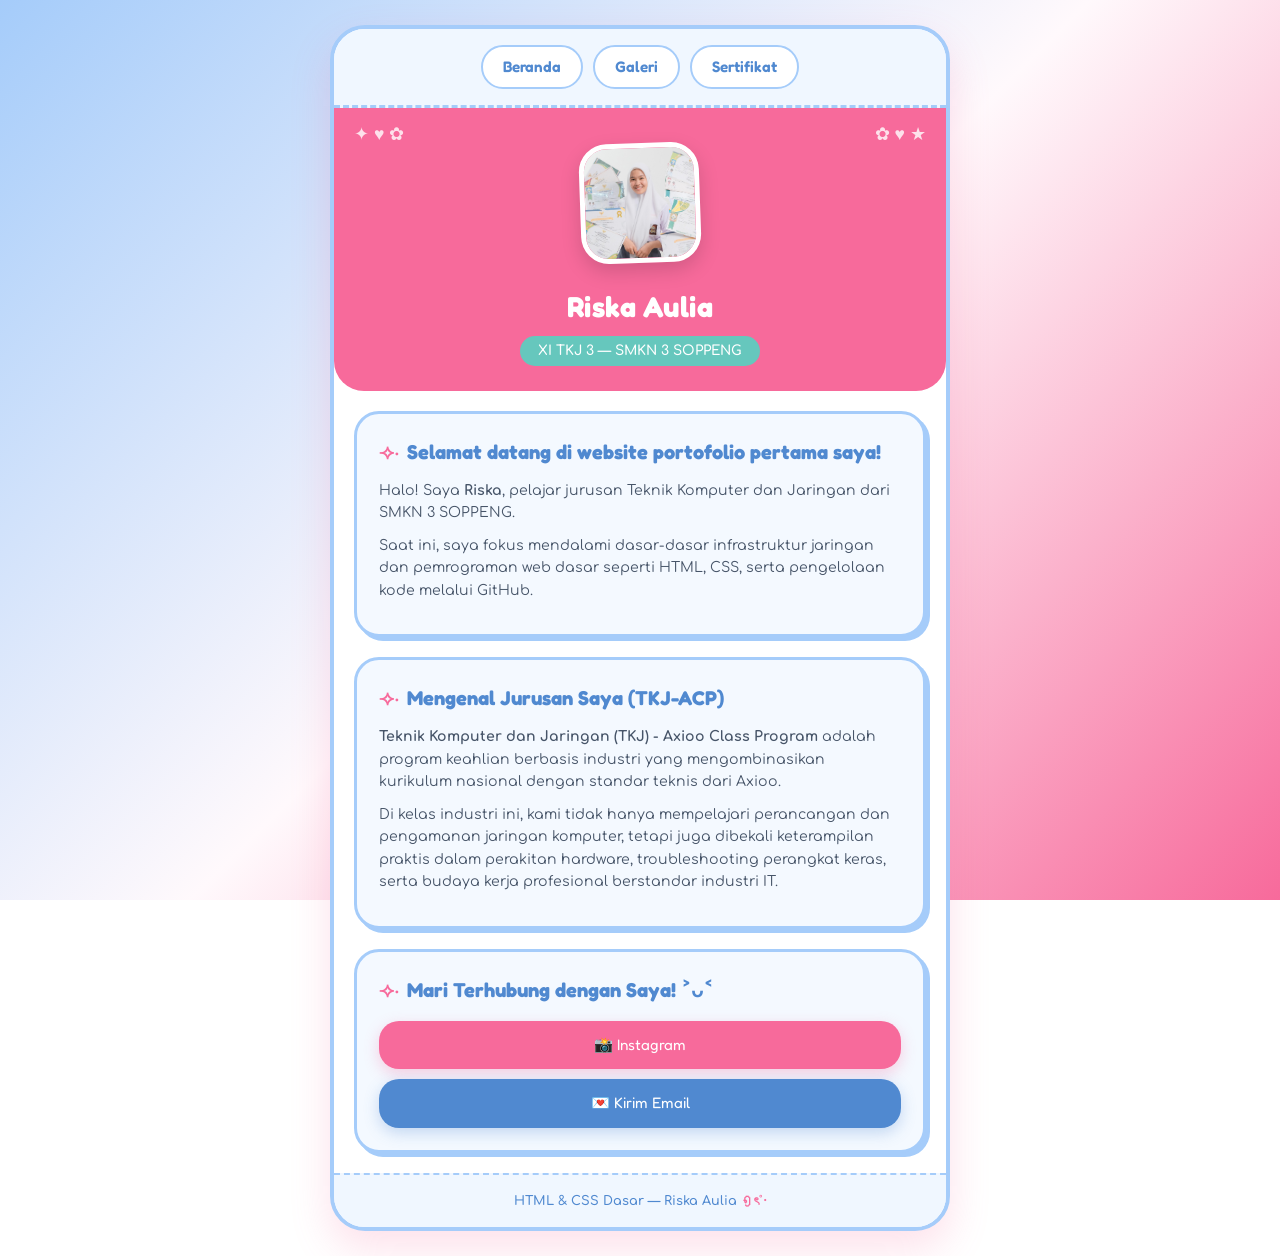
<file: index.html>
<!DOCTYPE html>
<html lang="id">
<head>
  <meta charset="UTF-8">
  <meta name="viewport" content="width=device-width, initial-scale=1.0">
  <title>Profil Saya - Riska Aulia</title>
  <link rel="stylesheet" href="css/style.css">
</head>
<body>

  <main class="card-container">
    <!-- Tambahkan tepat di bawah elemen <main class="card-container"> -->
<nav class="tab-menu">
  <a href="index.html" class="tab-btn">Beranda</a>
  <a href="pages/gallery.html" class="tab-btn">Galeri</a>
  <a href="pages/certificate.html" class="tab-btn">Sertifikat</a>
</nav>

    <!-- Header / Profil Singkat -->
    <header class="profile-header">
      <img src="images/Foto.riska.jpg" alt="Foto Profil Riska Aulia" class="profile-avatar">
      <h1 class="profile-name">Riska Aulia</h1>
      <p class="profile-tagline">XI TKJ 3 — SMKN 3 SOPPENG</p>
    </header>

    <!-- Seksi Tentang Saya -->
    <section class="profile-section">
      <h2 class="section-title"> Selamat datang di website portofolio pertama saya!</h2>
      <p> 
        Halo! Saya <strong>Riska</strong>, pelajar jurusan Teknik Komputer dan Jaringan dari SMKN 3 SOPPENG.
      </p>
      <p>
        Saat ini, saya fokus mendalami dasar-dasar infrastruktur jaringan dan pemrograman web dasar seperti HTML, CSS, serta pengelolaan kode melalui GitHub.
    </section>

    <!-- Seksi Mengenal Jurusan TKJ -->
    <section class="profile-section">
      <h2 class="section-title">Mengenal Jurusan Saya (TKJ-ACP)</h2>
      <p>
        <strong>Teknik Komputer dan Jaringan (TKJ) - Axioo Class Program</strong> adalah program keahlian berbasis industri yang mengombinasikan kurikulum nasional dengan standar teknis dari Axioo.      </p>
    </p>
      <p>
        Di kelas industri ini, kami tidak hanya mempelajari perancangan dan pengamanan jaringan komputer, tetapi juga dibekali keterampilan praktis dalam perakitan hardware, troubleshooting perangkat keras, serta budaya kerja profesional berstandar industri IT.     </p>
    </p>
    </section>
  
  

    <!-- Seksi Kontak -->
    <section class="profile-section">
      <h2 class="section-title">Mari Terhubung dengan Saya! ˃ᴗ˂</h2>
      <div class="contact-links">
        <a href="https://www.instagram.com/chrrska.aa?igsh=dGRwbWJ1cWltcWgz" target="_blank" class="btn btn-primary">Instagram</a>
        <a href="mailto:lia739961@gmail.com" class="btn btn-secondary">Kirim Email</a>
        </div>
    </section>


  
    <!-- Footer -->
    <footer class="profile-footer">
      <p>HTML & CSS Dasar — Riska Aulia</p>
    </footer>

  </main>

</body>
  </html>
</file>
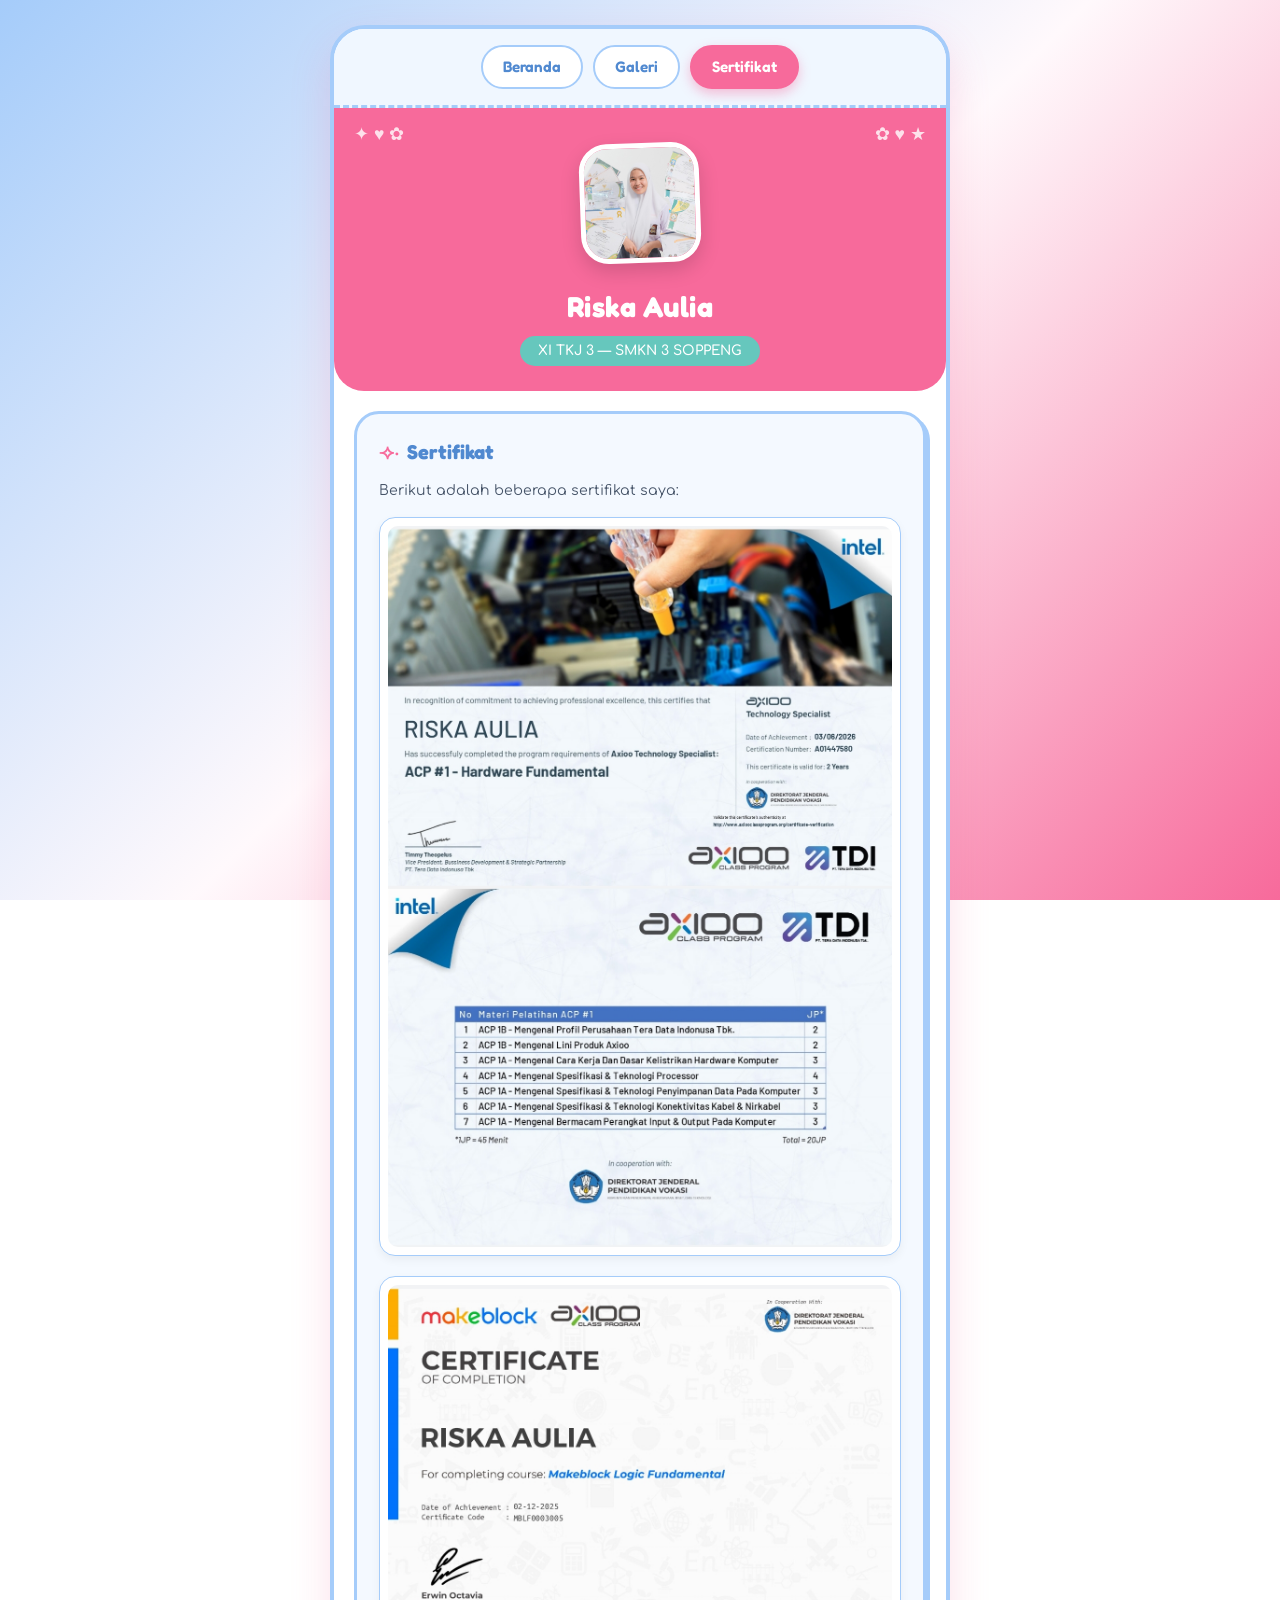
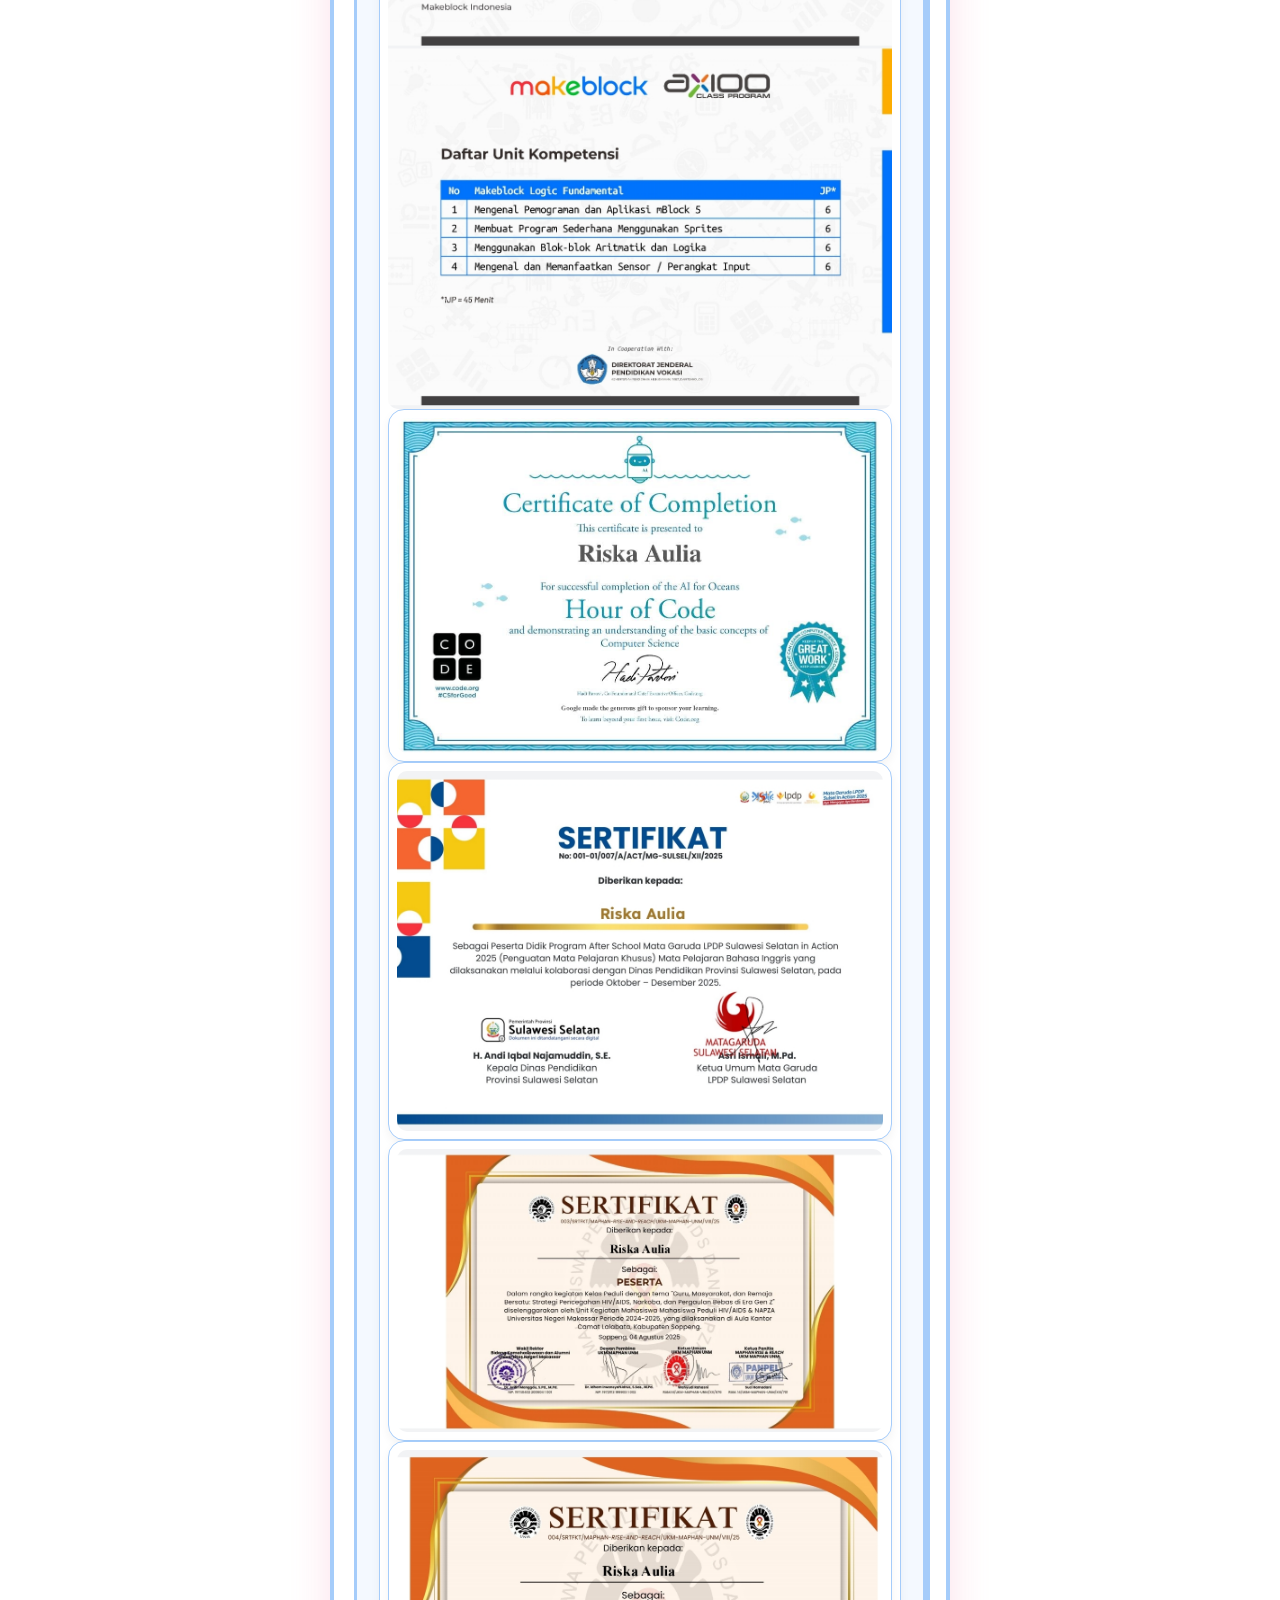
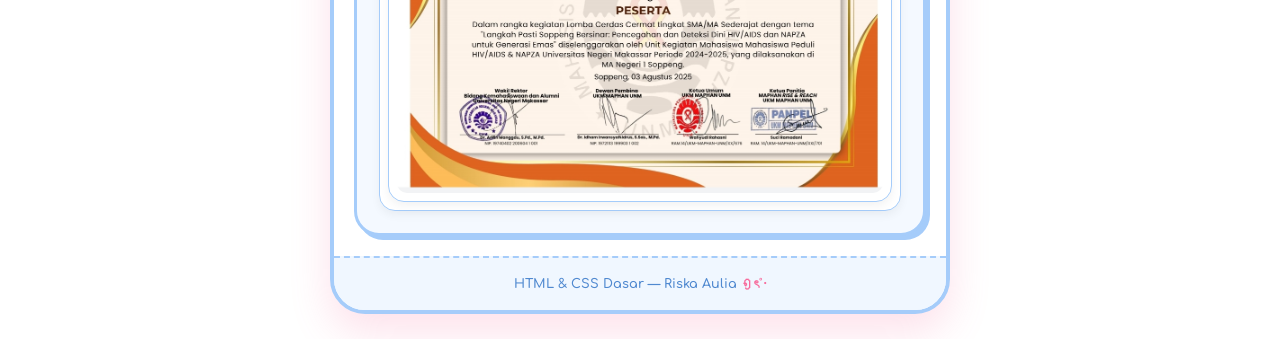
<file: pages/certificate.html>
<!DOCTYPE html>
<html lang="id">
<head>
  <meta charset="UTF-8">
  <meta name="viewport" content="width=device-width, initial-scale=1.0">
  <title>Sertifikat - Riska Aulia</title>
  <!-- Keluar folder pages/ menggunakan ../ untuk mengakses css/style.css -->
  <link rel="stylesheet" href="../css/style.css">
</head>
<body>

  <main class="card-container">
    
    <!-- Navigasi Menu Utama -->
    <nav class="tab-menu">
      <a href="../index.html" class="tab-btn">Beranda</a>
      <a href="../pages/gallery.html" class="tab-btn">Galeri</a>
      <a href="../pages/certificates.html" class="tab-btn active">Sertifikat</a>
    </nav>

    <!-- Header / Profil Singkat -->
    <header class="profile-header">
      <img src="../images/Foto.riska.jpg" alt="Foto Profil Riska Aulia" class="profile-avatar">
      <h1 class="profile-name">Riska Aulia</h1>
      <p class="profile-tagline">XI TKJ 3 — SMKN 3 SOPPENG</p>
    </header>

    <!-- Seksi Utama Sertifikat -->
    <section class="profile-section">
      <h2 class="section-title">Sertifikat</h2>
      <p>Berikut adalah beberapa sertifikat saya:</p>
      
      <!-- Grid Tampilan 6 Sertifikat -->
      <div class="gallery-grid" style="margin-top: 15px;">
        
        <!-- Sertifikat 1 -->
        <div class="gallery-card">
          <img src="../images/Sertif1.jpg" alt="Sertifikat Axioo Class Program">
        </div>

        <!-- Sertifikat 2 -->
        <div class="gallery-card">
          <img src="../images/Sertif2.jpg" alt="Sertifikat"
        </div>

        <!-- Sertifikat 3 -->
        <div class="gallery-card">
          <img src="../images/Sertif3.jpg" alt="Sertifikat">
        </div>

        <!-- Sertifikat 4 -->
        <div class="gallery-card">
          <img src="../images/Sertif4.jpg" alt="Sertifikat">
         </div>

        <!-- Sertifikat 5 -->
        <div class="gallery-card">
          <img src="../images/Sertif5.jpg" alt="Sertifikat">
        </div>

        <!-- Sertifikat 6 -->
        <div class="gallery-card">
          <img src="../images/Sertif6.jpg" alt="Sertifikat">
        </div>

      </div>
    </section>

    <!-- Footer -->
    <footer class="profile-footer">
      <p>HTML & CSS Dasar — Riska Aulia</p>
    </footer>

  </main>

</body>
</html>
</file>
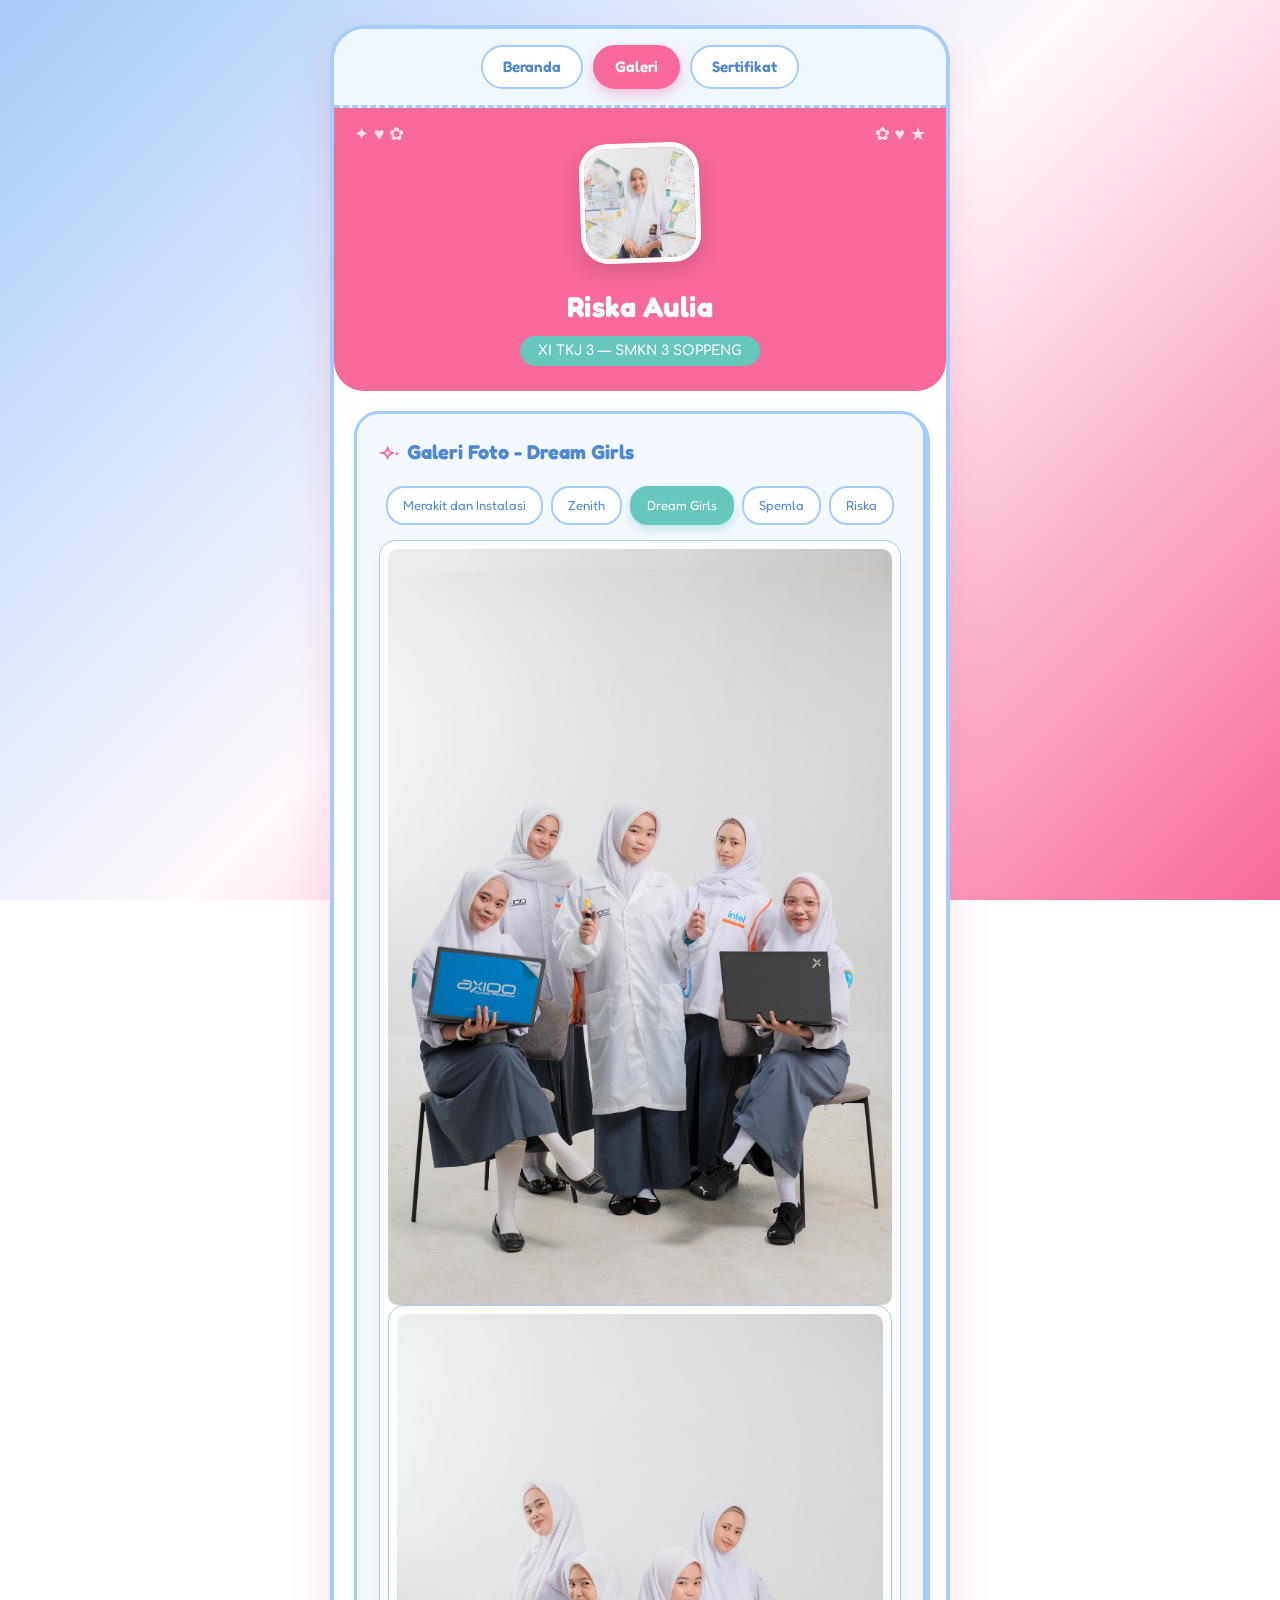
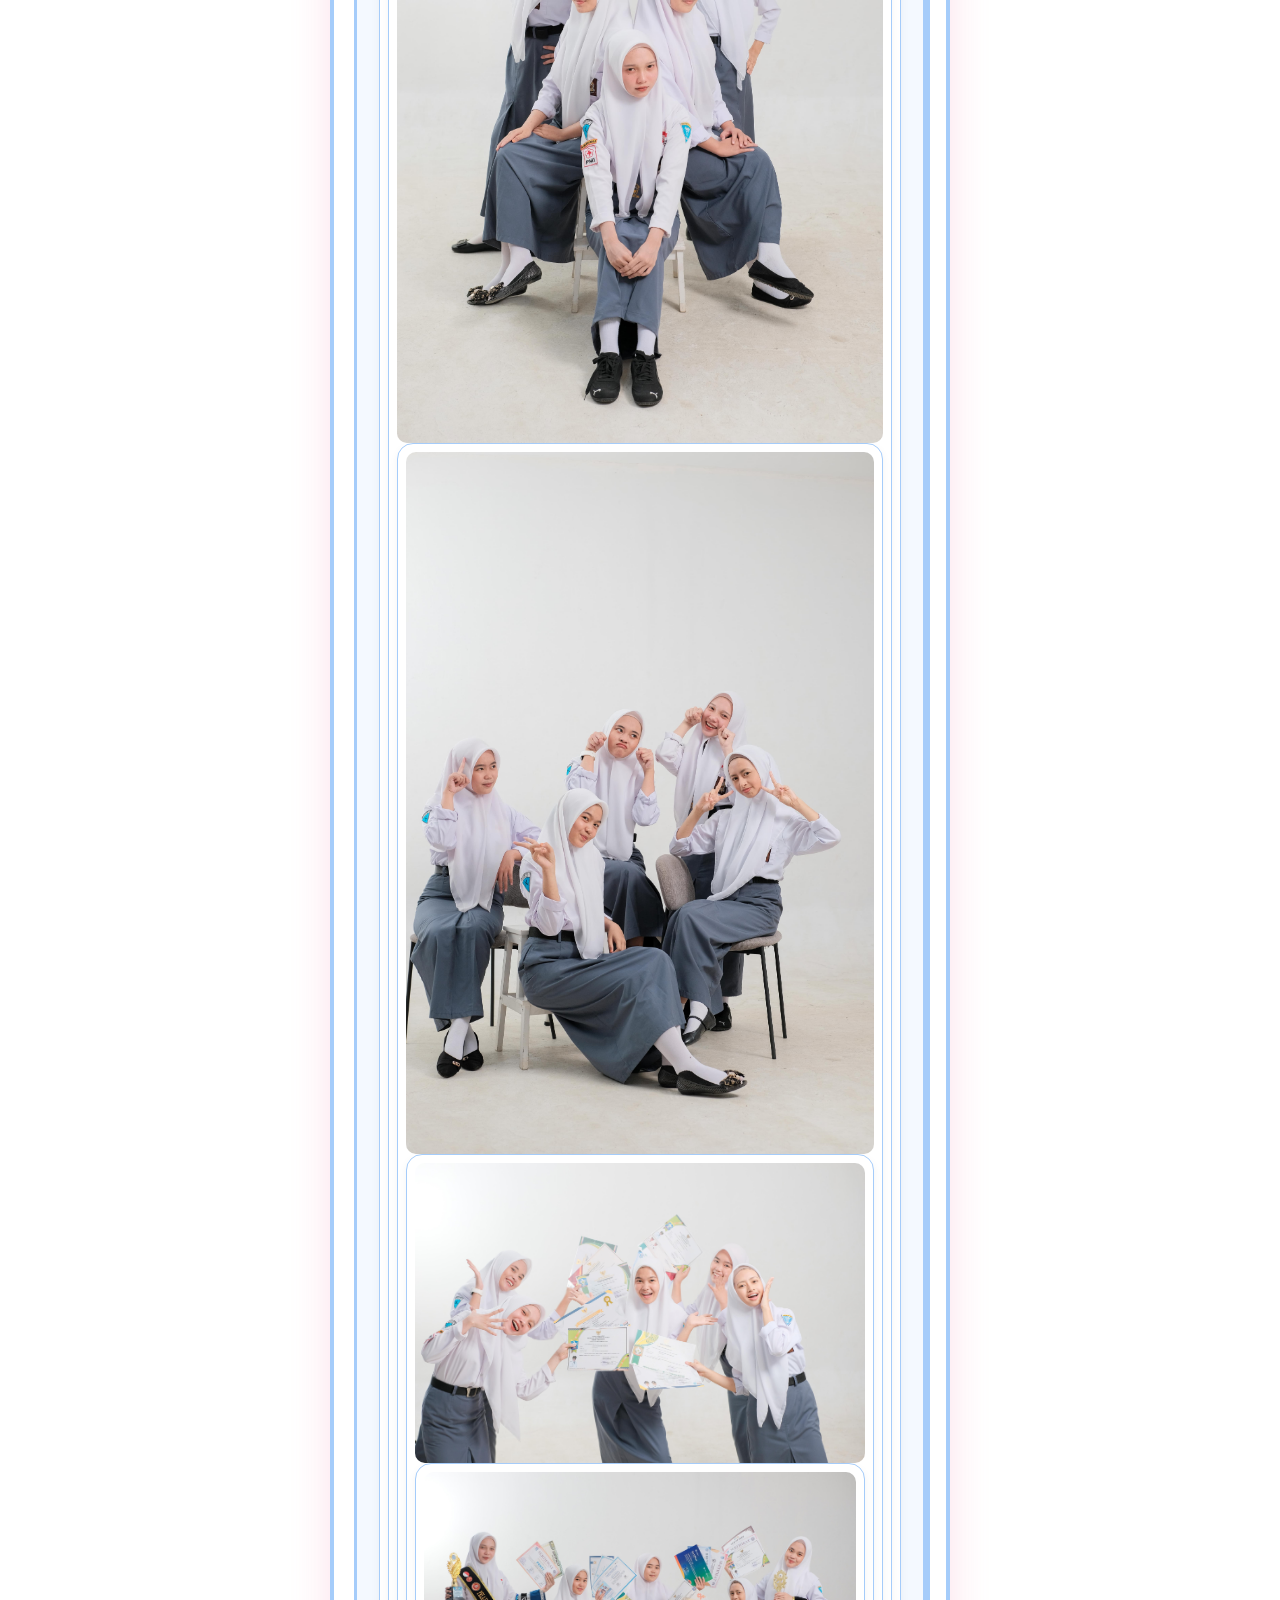
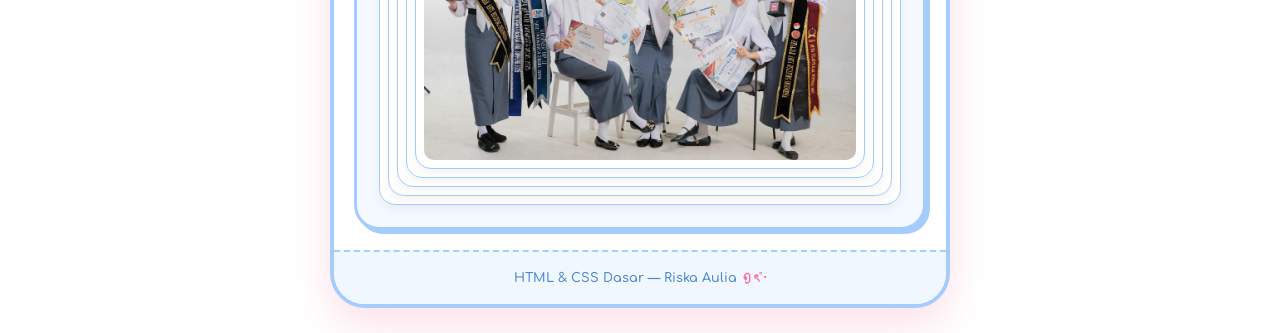
<file: pages/dream-girls.html>
<!DOCTYPE html>
<html lang="id">
<head>
  <meta charset="UTF-8">
  <meta name="viewport" content="width=device-width, initial-scale=1.0">
  <title>Galeri Dream Girls - Riska Aulia</title>
  <link rel="stylesheet" href="../css/style.css">
</head>
<body>

  <main class="card-container">
    <!-- Navigation Utama -->
    <nav class="tab-menu">
      <a href="../index.html" class="tab-btn">Beranda</a>
      <a href="../pages/gallery.html" class="tab-btn active">Galeri</a>
      <a href="../pages/certificate.html" class="tab-btn">Sertifikat</a>
    </nav>

    <!-- Header -->
    <header class="profile-header">
      <img src="../images/Foto.riska.jpg" alt="Foto Profil Riska Aulia" class="profile-avatar">
      <h1 class="profile-name">Riska Aulia</h1>
      <p class="profile-tagline">XI TKJ 3 — SMKN 3 SOPPENG</p>
    </header>

    
    <!-- Seksi Utama Gallery Zenith -->
    <section class="profile-section">
      <h2 class="section-title">Galeri Foto - Dream Girls</h2>
      
      <!-- SUB-KATEGORI (Tombol Zenith Aktif) -->
      <div class="category-menu">
        <a href="../pages/gallery.html" class="cat-btn">Merakit dan Instalasi</a>
        <a href="../pages/zenith.html" class="cat-btn">Zenith</a>
        <a href="../pages/dreamgirl.html" class="cat-btn active">Dream Girls</a>
        <a href="../pages/spemla.html" class="cat-btn">Spemla</a>
        <a href="../pages/r.html" class="cat-btn">Riska</a>
      </div>

      <!-- FOTO-FOTO KATEGORI ZENITH -->
      <div class="gallery-grid">
        <div class="gallery-card"><img src="../images/Dg1.jpg" alt="dg 1">
        <div class="gallery-card"><img src="../images/Dg2.jpg" alt="dg 2">
        <div class="gallery-card"><img src="../images/Dg3.jpg" alt="dg 3" >
        <div class="gallery-card"><img src="../images/Dg4.jpg" alt="dg 4">
        <div class="gallery-card"><img src="../images/Dg5.jpg" alt="dg 5">
      </div>

    </section>

    <!-- Footer -->
    <footer class="profile-footer">
      <p>HTML & CSS Dasar — Riska Aulia</p>
    </footer>

  </main>

</body>
</html>
</file>
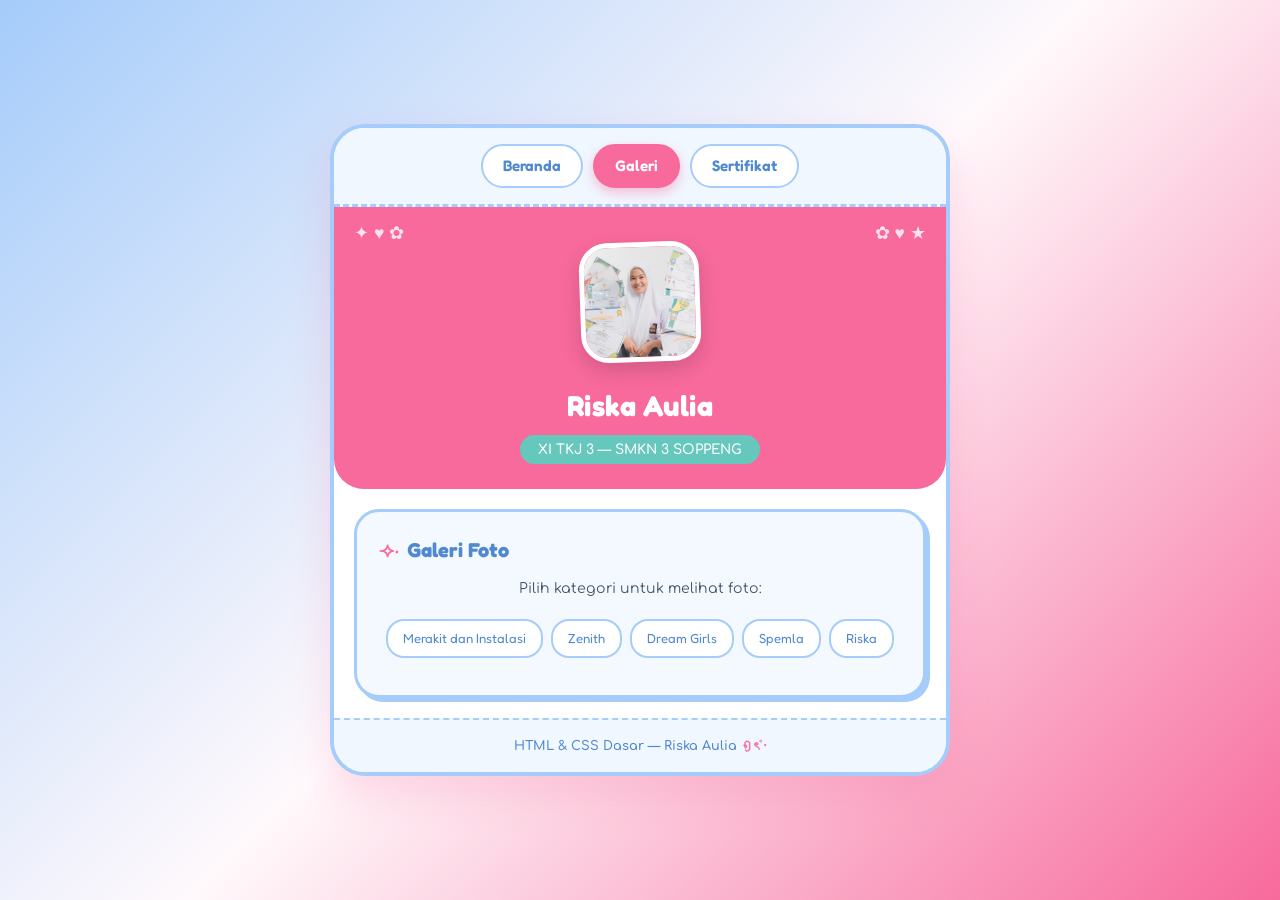
<file: pages/gallery.html>
<!DOCTYPE html>
<html lang="id">
<head>
  <meta charset="UTF-8">
  <meta name="viewport" content="width=device-width, initial-scale=1.0">
  <title>Galeri - Riska Aulia</title>
  <link rel="stylesheet" href="../css/style.css">
</head>
<body>

  <main class="card-container">
    
    <!-- Navigasi Utama -->
    <nav class="tab-menu">
      <a href="../index.html" class="tab-btn">Beranda</a>
      <a href="gallery.html" class="tab-btn active">Galeri</a>
      <a href="certificate.html" class="tab-btn">Sertifikat</a>
    </nav>

    <!-- Header / Profil Singkat -->
    <header class="profile-header">
      <img src="../images/Foto.riska.jpg" alt="Foto Profil Riska Aulia" class="profile-avatar">
      <h1 class="profile-name">Riska Aulia</h1>
      <p class="profile-tagline">XI TKJ 3 — SMKN 3 SOPPENG</p>
    </header>

    <!-- Seksi Utama Gallery -->
    <section class="profile-section">
      <h2 class="section-title">Galeri Foto</h2>
      <p style="text-align: center; margin-bottom: 12px;">Pilih kategori untuk melihat foto:</p>
      
      <!-- SUB-KATEGORI GALLERY (Link Berpindah Halaman HTML) -->
      <div class="category-menu">
        <a href="Merakit-Instalasi.html" class="cat-btn">Merakit dan Instalasi</a>
        <a href="zenith.html" class="cat-btn">Zenith</a>
        <a href="dream-girls.html" class="cat-btn">Dream Girls</a>
        <a href="spemla.html" class="cat-btn">Spemla</a>
        <a href="R.html" class="cat-btn">Riska</a>
      </div>

    </section>

    <!-- Footer -->
    <footer class="profile-footer">
      <p>HTML & CSS Dasar — Riska Aulia</p>
    </footer>

  </main>

</body>
</html>
</file>
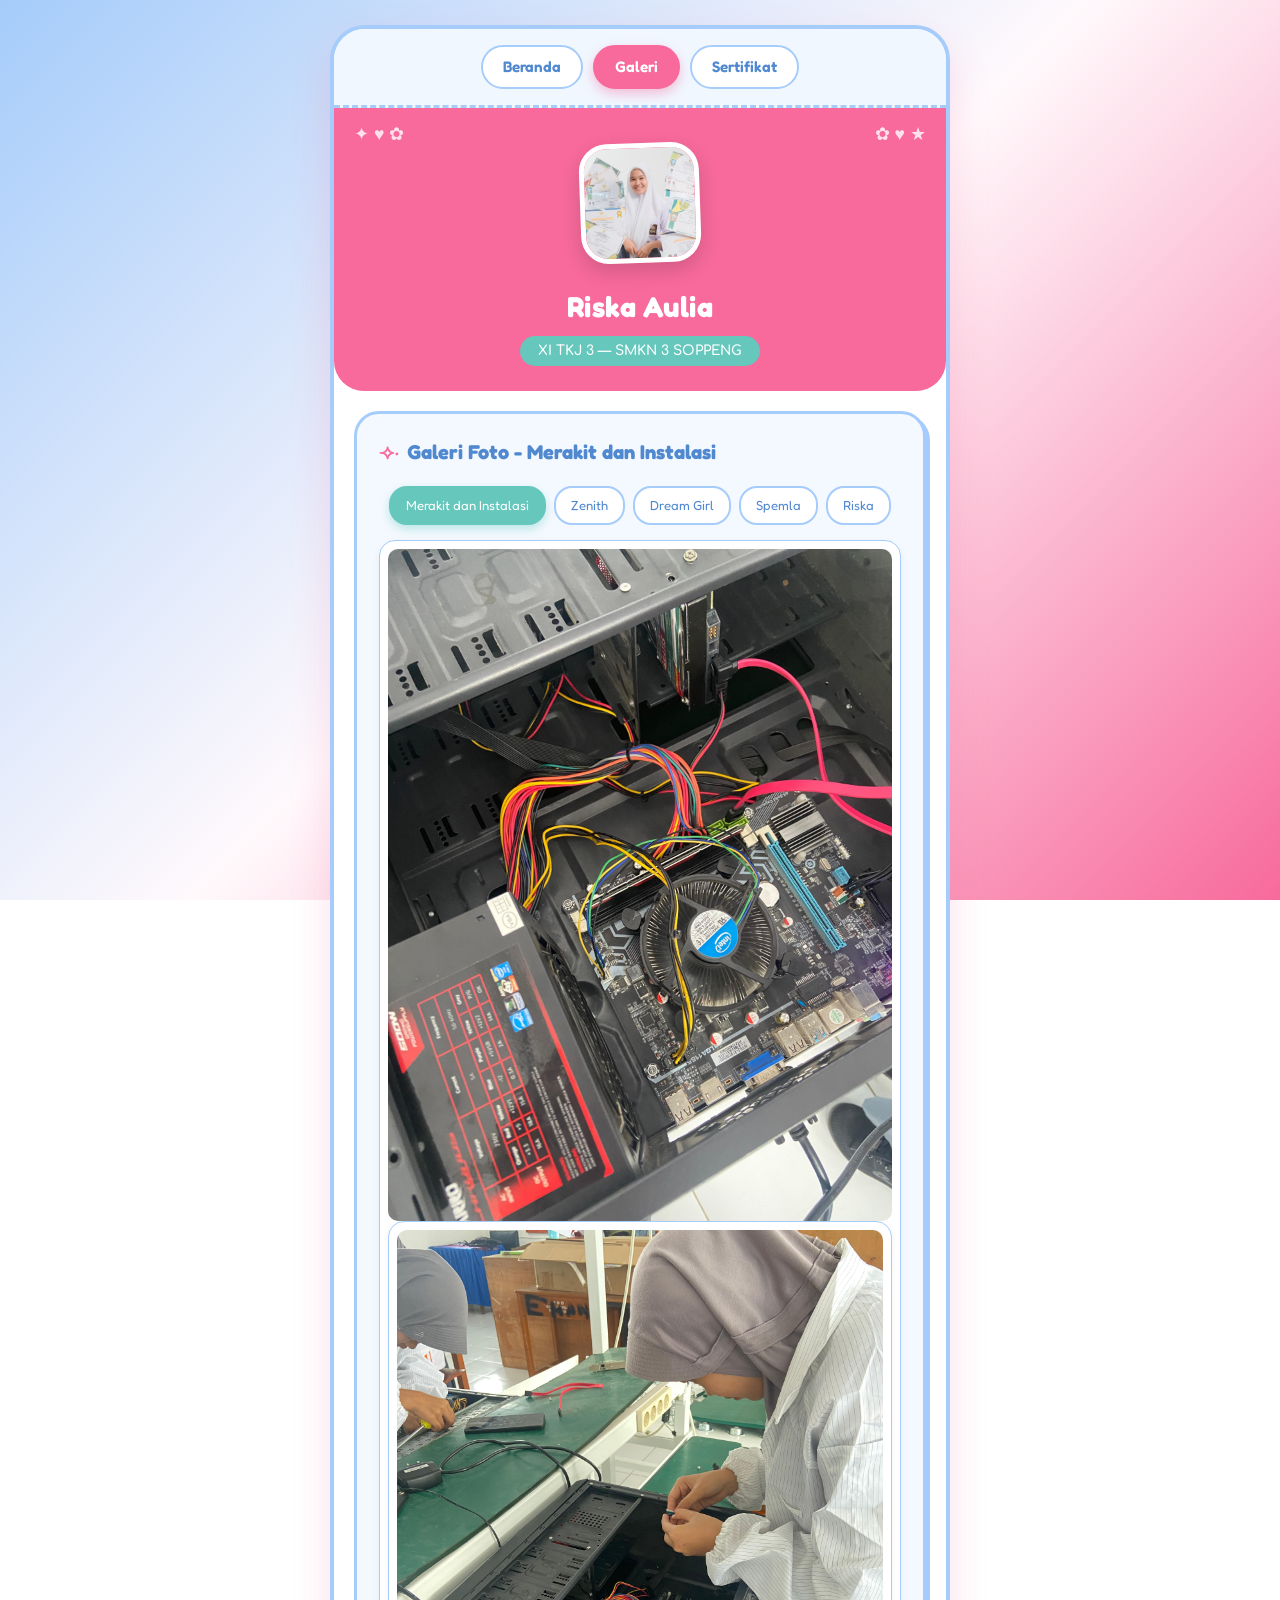
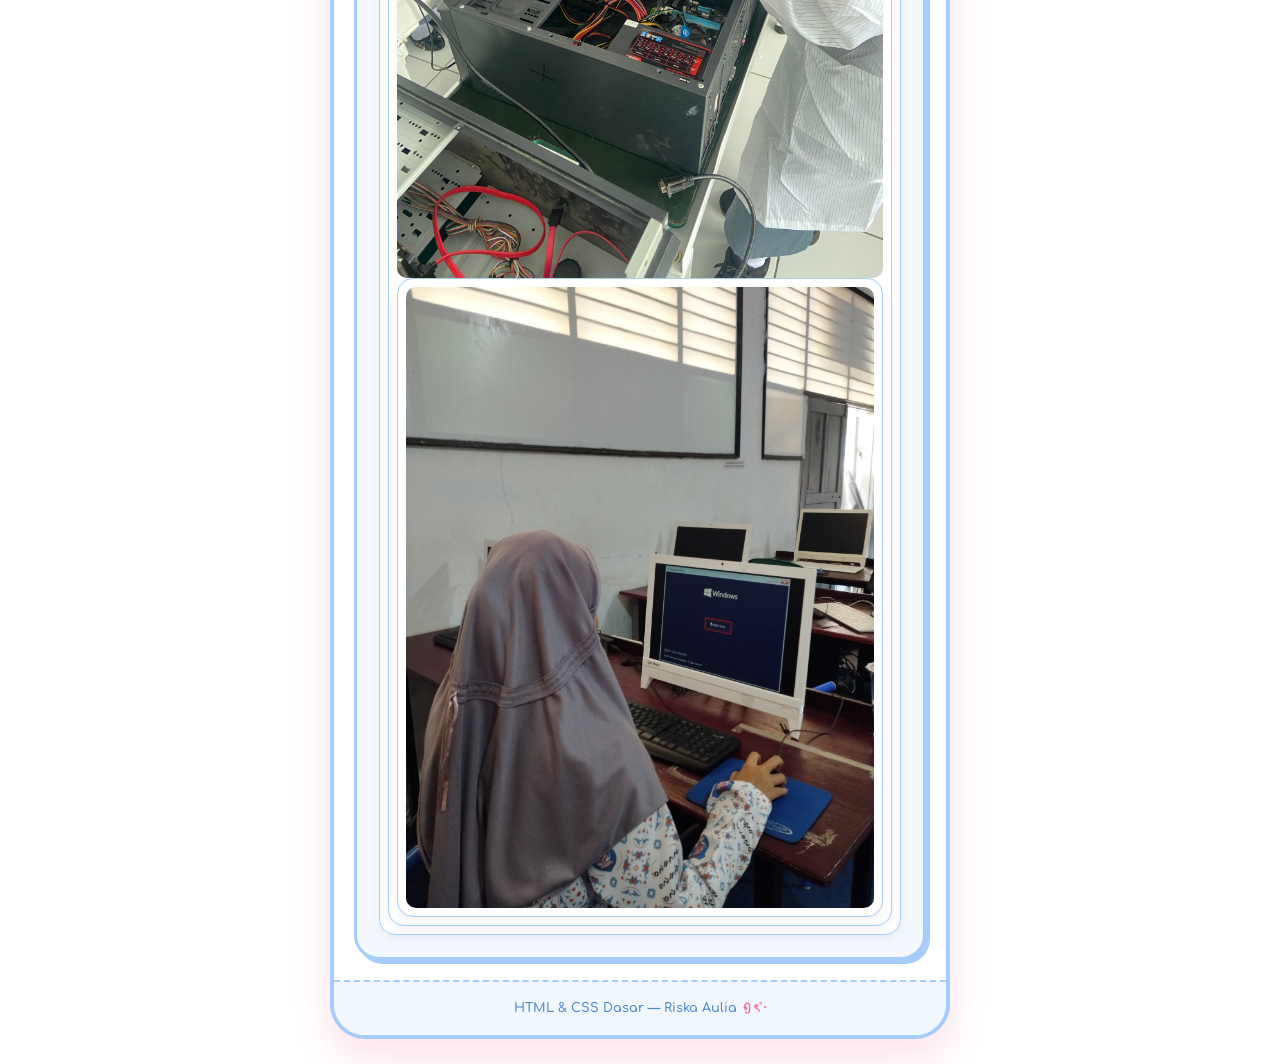
<file: pages/Merakit-Instalasi.html>
<!DOCTYPE html>
<html lang="id">
<head>
  <meta charset="UTF-8">
  <meta name="viewport" content="width=device-width, initial-scale=1.0">
  <title>Galeri Merakit dan Instalasi - Riska Aulia</title>
  <link rel="stylesheet" href="../css/style.css">
</head>
<body>

  <main class="card-container">
    <!-- Navigation Utama -->
    <nav class="tab-menu">
      <a href="../index.html" class="tab-btn">Beranda</a>
      <a href="../pages/gallery.html" class="tab-btn active">Galeri</a>
      <a href="../pages/certificate.html" class="tab-btn">Sertifikat</a>
    </nav>
    <!-- Header -->
    <header class="profile-header">
      <img src="../images/Foto.riska.jpg" alt="Foto Profil Riska Aulia" class="profile-avatar">
      <h1 class="profile-name">Riska Aulia</h1>
      <p class="profile-tagline">XI TKJ 3 — SMKN 3 SOPPENG</p>
    </header>

    

    <!-- Seksi Utama Gallery Zenith -->
    <section class="profile-section">
      <h2 class="section-title">Galeri Foto - Merakit dan Instalasi</h2>
      
      <!-- SUB-KATEGORI (Tombol Zenith Aktif) -->
      <div class="category-menu">
        <a href="../pages/gallery.html" class="cat-btn active">Merakit dan Instalasi</a>
        <a href="../pages/zenith.html" class="cat-btn">Zenith</a>
        <a href="../pages/dreamgirl.html" class="cat-btn">Dream Girl</a>
        <a href="../pages/spemla.html" class="cat-btn">Spemla</a>
        <a href="../pages/r.html" class="cat-btn">Riska</a>
      </div>

      <!-- FOTO-FOTO KATEGORI ZENITH -->
      <div class="gallery-grid">
        <div class="gallery-card"><img src="../images/Tkj3.jpg" alt="Tkj 3">
        <div class="gallery-card"><img src="../images/Tkj1.jpg" alt="Tkj 1">
          <div class="gallery-card"><img src="../images/Tkj4.jpg" alt="Tkj 4">
      </div>

    </section>

    <!-- Footer -->
    <footer class="profile-footer">
      <p>HTML & CSS Dasar — Riska Aulia</p>
    </footer>

  </main>

</body>
</html>
</file>
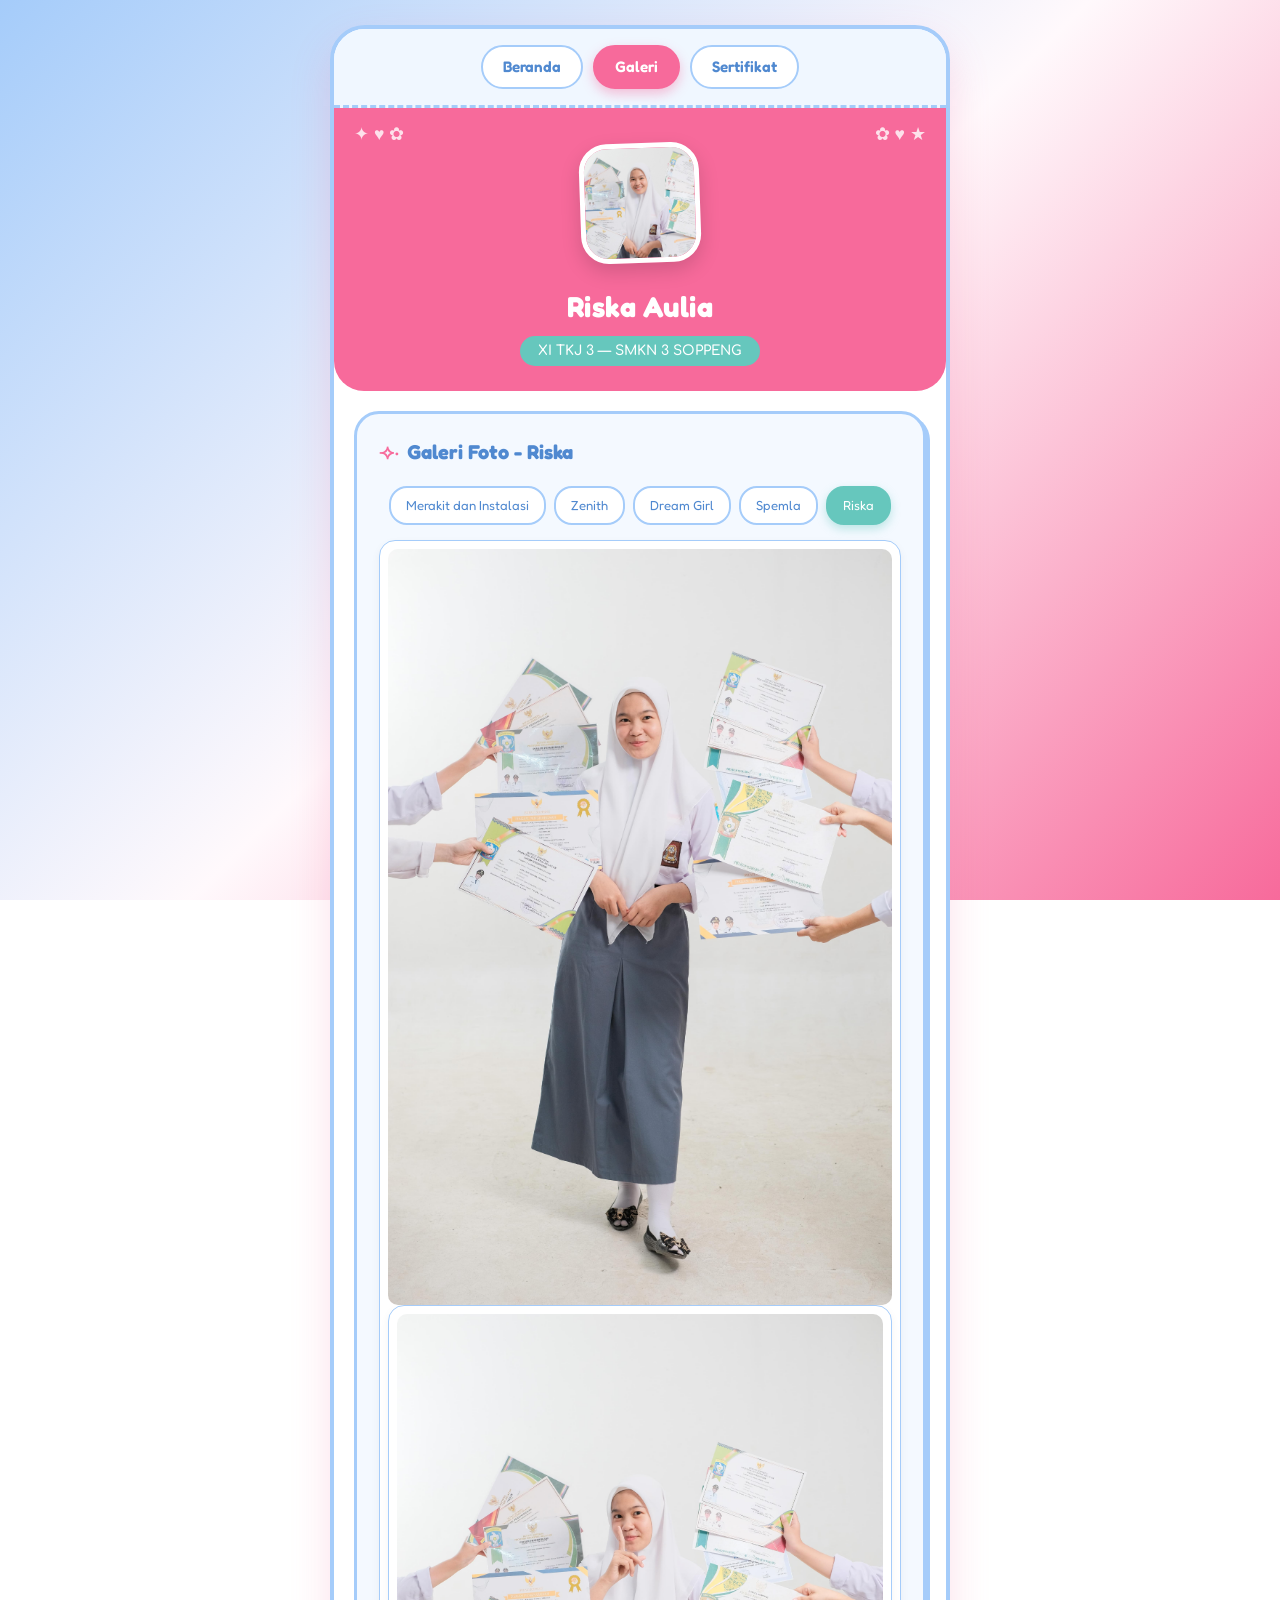
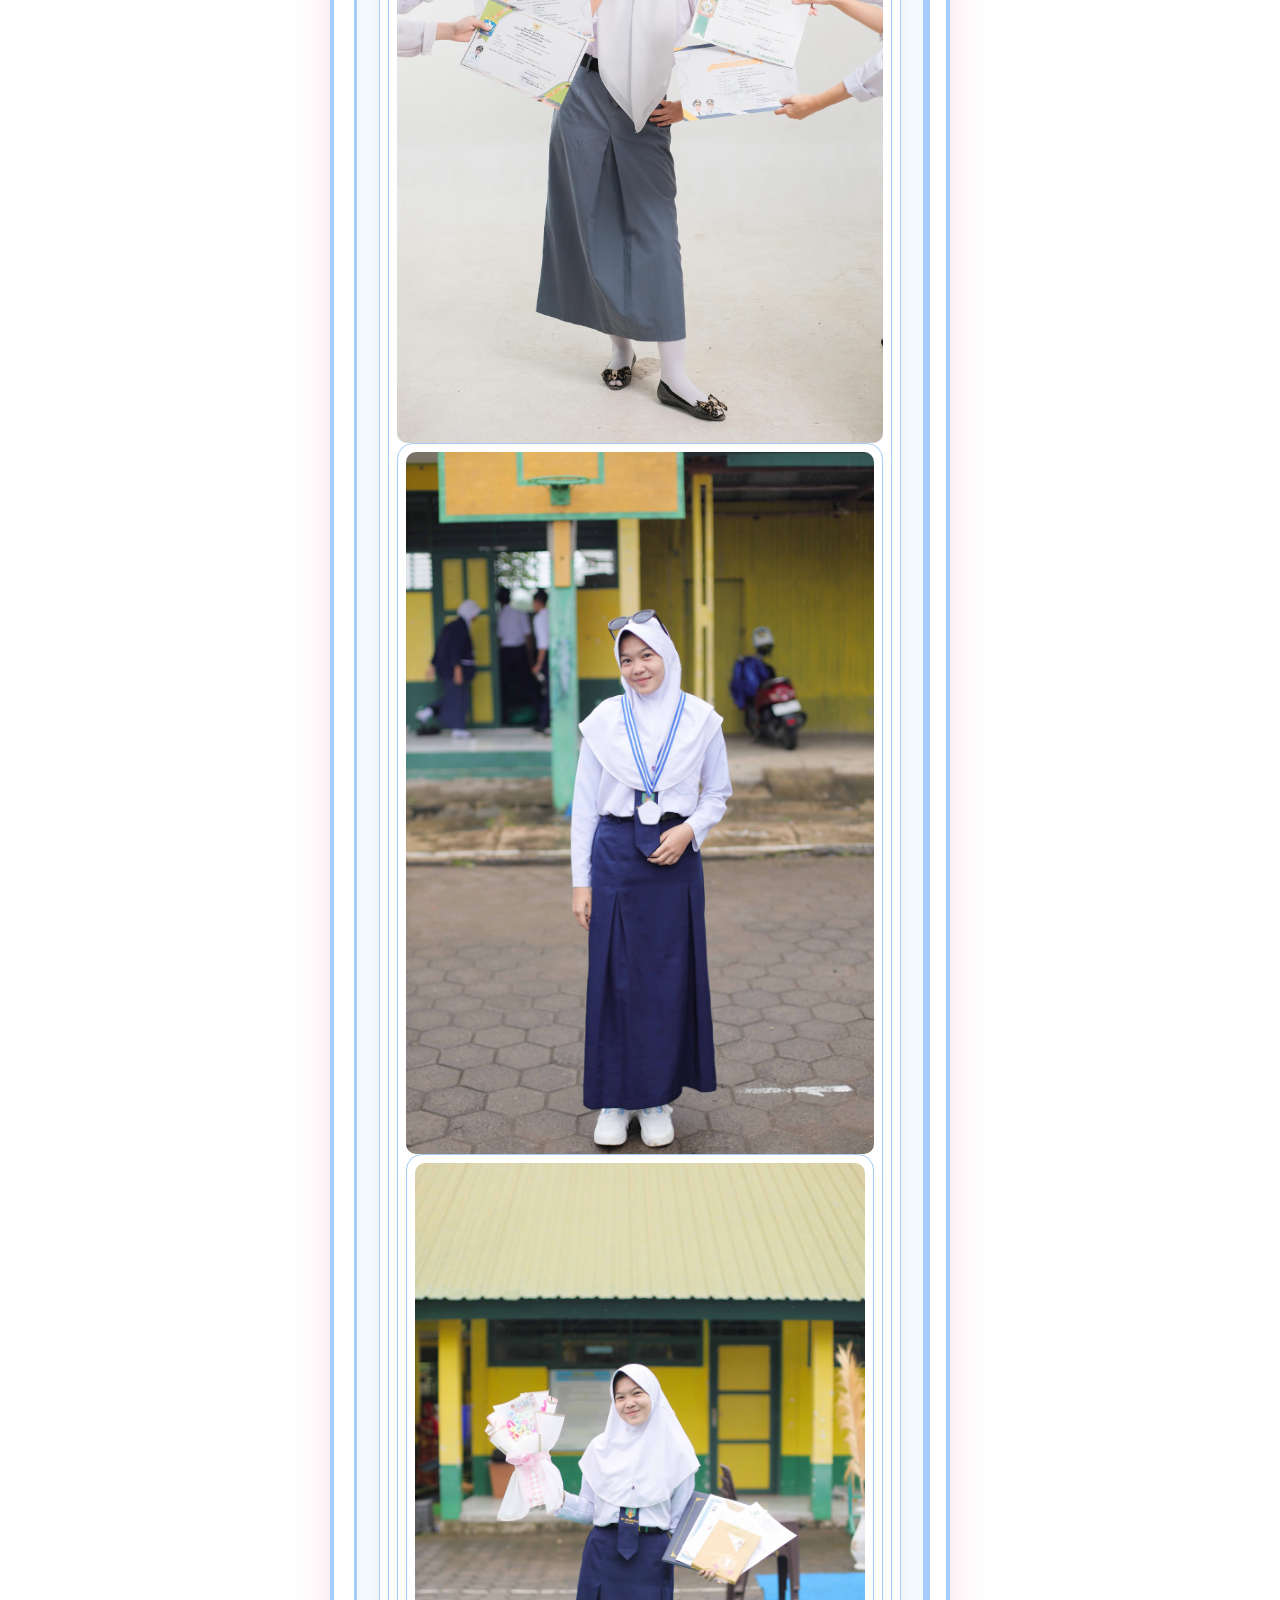
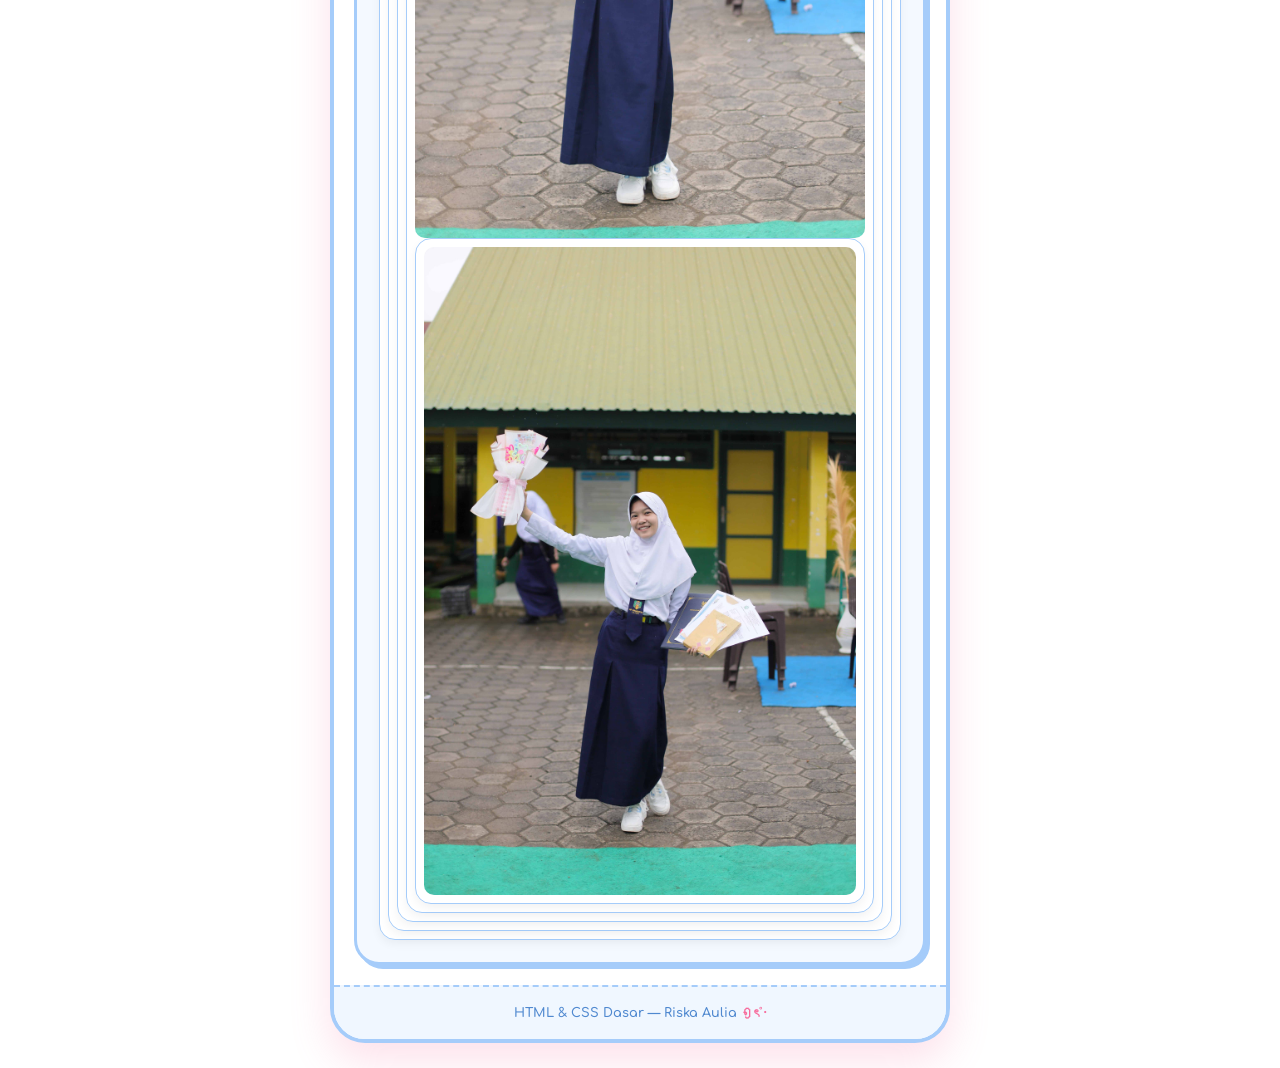
<file: pages/R.html>
<!DOCTYPE html>
<html lang="id">
<head>
  <meta charset="UTF-8">
  <meta name="viewport" content="width=device-width, initial-scale=1.0">
  <title>Galeri Riska - Riska Aulia</title>
  <link rel="stylesheet" href="../css/style.css">
</head>
<body>

  <main class="card-container">
    
    <!-- Navigation Utama -->
    <nav class="tab-menu">
      <a href="../index.html" class="tab-btn">Beranda</a>
      <a href="../pages/gallery.html" class="tab-btn active">Galeri</a>
      <a href="../pages/certificate.html" class="tab-btn">Sertifikat</a>
    </nav>
    
    
    <!-- Header -->
    <header class="profile-header">
      <img src="../images/Foto.riska.jpg" alt="Foto Profil Riska Aulia" class="profile-avatar">
      <h1 class="profile-name">Riska Aulia</h1>
      <p class="profile-tagline">XI TKJ 3 — SMKN 3 SOPPENG</p>
    </header>

    

    <!-- Seksi Utama Gallery Zenith -->
    <section class="profile-section">
      <h2 class="section-title">Galeri Foto - Riska</h2>
      
      <!-- SUB-KATEGORI (Tombol Zenith Aktif) -->
      <div class="category-menu">
        <a href="../pages/gallery.html" class="cat-btn">Merakit dan Instalasi</a>
        <a href="../pages/zenith.html" class="cat-btn">Zenith</a>
        <a href="../pages/dreamgirl.html" class="cat-btn">Dream Girl</a>
        <a href="../pages/spemla.html" class="cat-btn">Spemla</a>
        <a href="../pages/r.html" class="cat-btn active">Riska</a>
      </div>

      <!-- FOTO-FOTO KATEGORI ZENITH -->
      <div class="gallery-grid">
        <div class="gallery-card"><img src="../images/R1.jpg" alt="R 5">
        <div class="gallery-card"><img src="../images/R2.jpg" alt="R 4">
        <div class="gallery-card"><img src="../images/R3.jpg" alt="R 3">
        <div class="gallery-card"><img src="../images/R4.jpg" alt="R 2">
        <div class="gallery-card"><img src="../images/R5.jpg" alt="R 1">
      </div>

    </section>

    <!-- Footer -->
    <footer class="profile-footer">
      <p>HTML & CSS Dasar — Riska Aulia</p>
    </footer>

  </main>

</body>
</html>
</file>
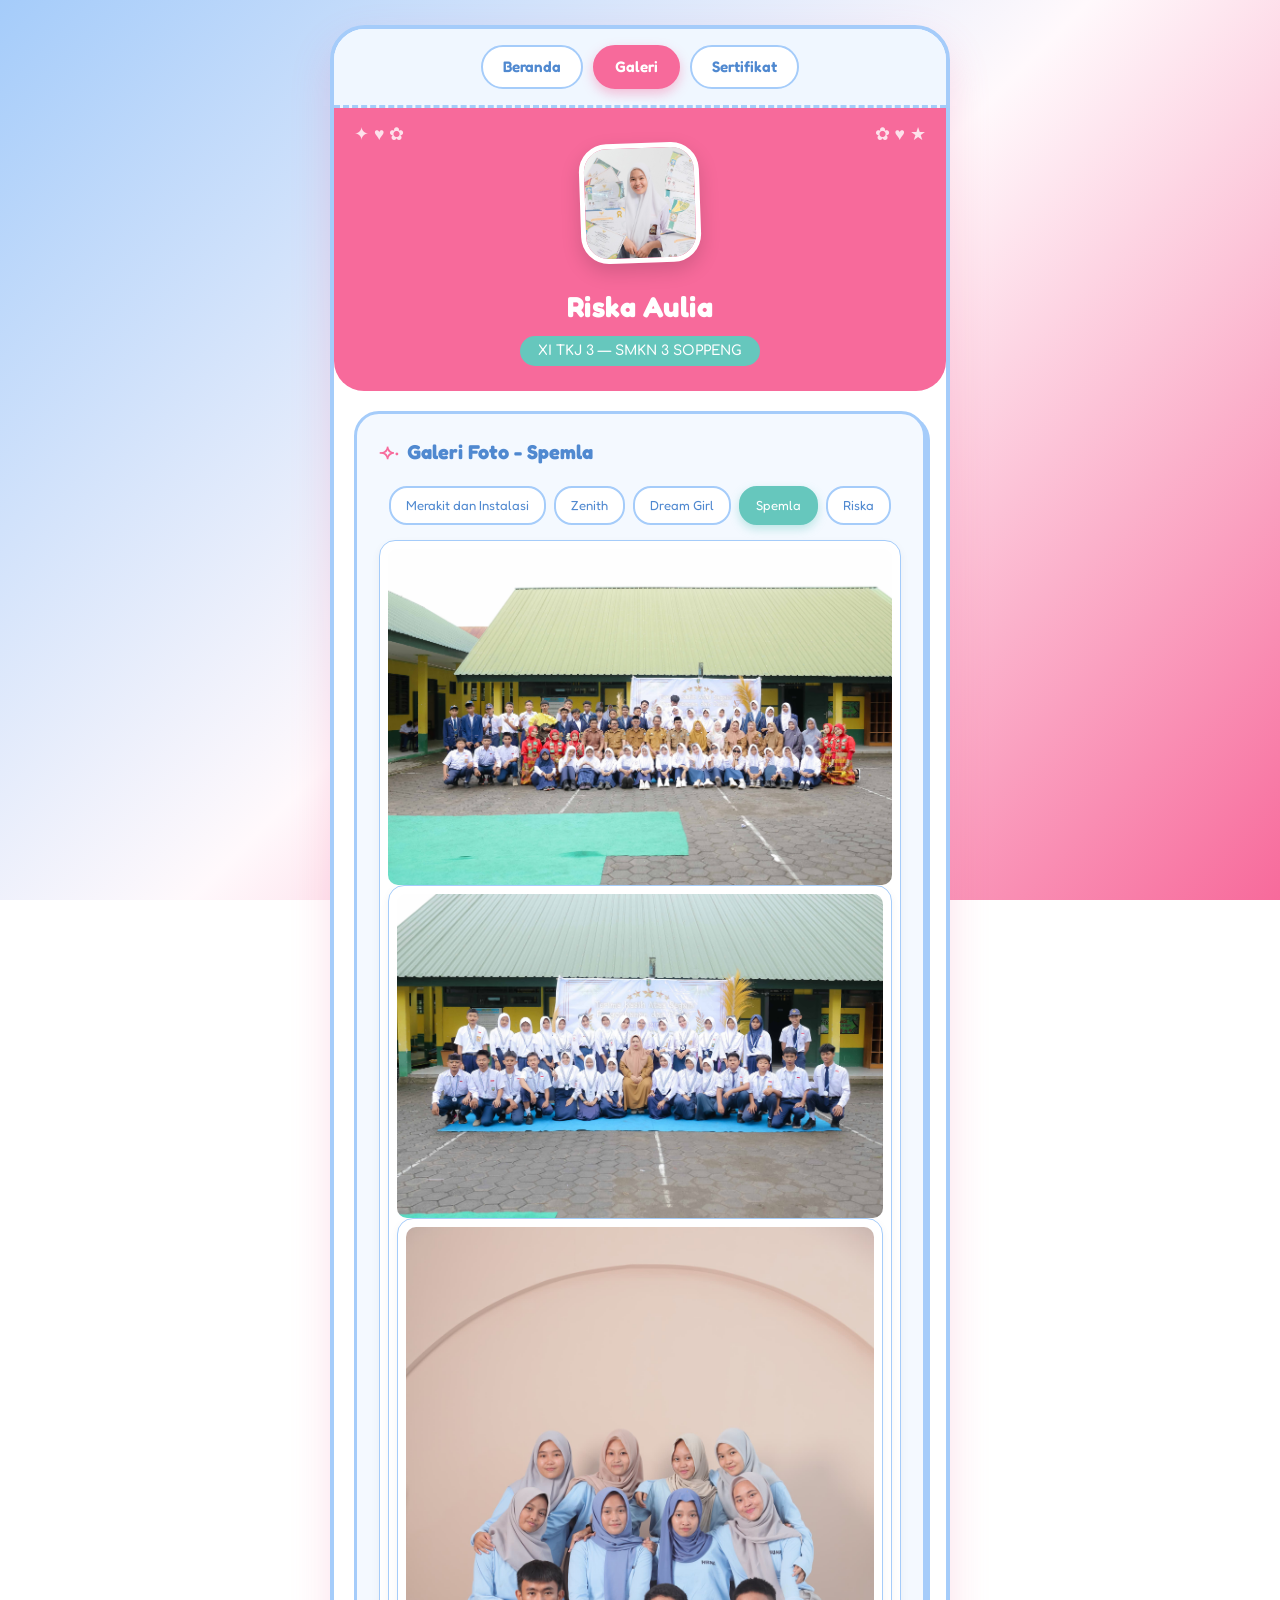
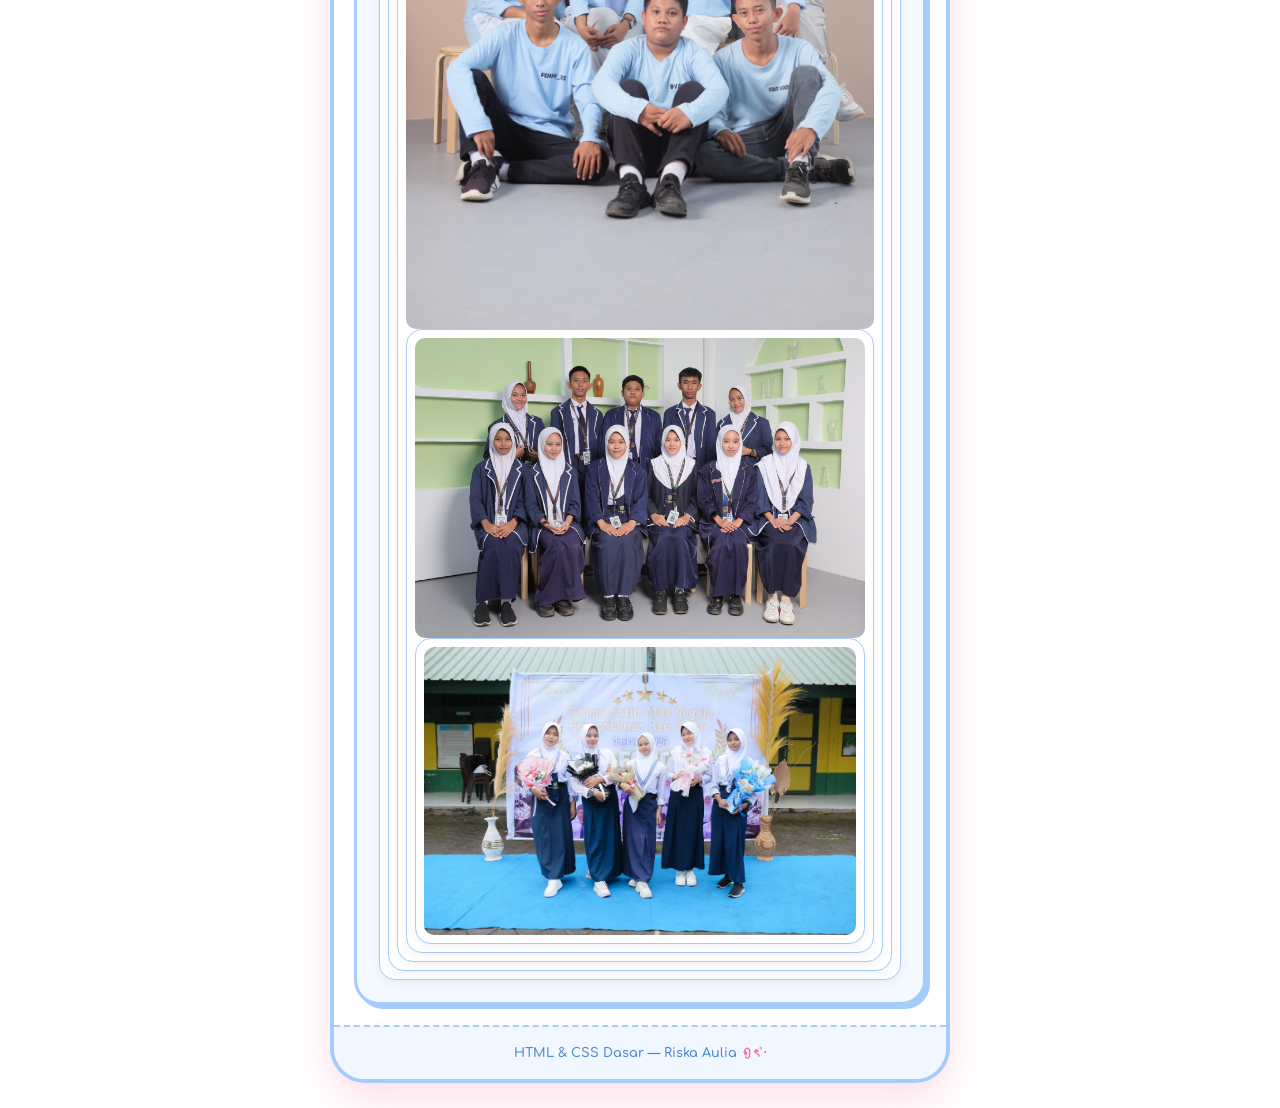
<file: pages/spemla.html>
<!DOCTYPE html>
<html lang="id">
<head>
  <meta charset="UTF-8">
  <meta name="viewport" content="width=device-width, initial-scale=1.0">
  <title>Galeri Spemla - Riska Aulia</title>
  <link rel="stylesheet" href="../css/style.css">
</head>
<body>

  <main class="card-container">
    
    <!-- Navigation Utama -->
    <nav class="tab-menu">
      <a href="../index.html" class="tab-btn">Beranda</a>
      <a href="../pages/gallery.html" class="tab-btn active">Galeri</a>
      <a href="../pages/certificates.html" class="tab-btn">Sertifikat</a>
    </nav>
    
    <!-- Header -->
    <header class="profile-header">
      <img src="../images/Foto.riska.jpg" alt="Foto Profil Riska Aulia" class="profile-avatar">
      <h1 class="profile-name">Riska Aulia</h1>
      <p class="profile-tagline">XI TKJ 3 — SMKN 3 SOPPENG</p>
    </header>

    

    <!-- Seksi Utama Gallery Zenith -->
    <section class="profile-section">
      <h2 class="section-title">Galeri Foto - Spemla</h2>
      
      <!-- SUB-KATEGORI (Tombol Zenith Aktif) -->
      <div class="category-menu">
        <a href="../pages/gallery.html" class="cat-btn">Merakit dan Instalasi</a>
        <a href="../pages/zenith.html" class="cat-btn">Zenith</a>
        <a href="../pages/dreamgirl.html" class="cat-btn">Dream Girl</a>
        <a href="../pages/spemla.html" class="cat-btn active">Spemla</a>
        <a href="../pages/r.html" class="cat-btn">Riska</a>
      </div>

      <!-- FOTO-FOTO KATEGORI ZENITH -->
      <div class="gallery-grid">
        <div class="gallery-card"><img src="../images/Spemla1.jpg" alt="Spemla 1">
        <div class="gallery-card"><img src="../images/Spemla2.jpg" alt="Spemla 2">
        <div class="gallery-card"><img src="../images/Spemla3.jpg" alt="Spemla 3" >
        <div class="gallery-card"><img src="../images/Spemla4.jpg" alt="Spemla 4">
        <div class="gallery-card"><img src="../images/Spemla5.jpg" alt="Spemla 5">
      </div>

    </section>

    <!-- Footer -->
    <footer class="profile-footer">
      <p>HTML & CSS Dasar — Riska Aulia</p>
    </footer>

  </main>

</body>
</html>
</file>
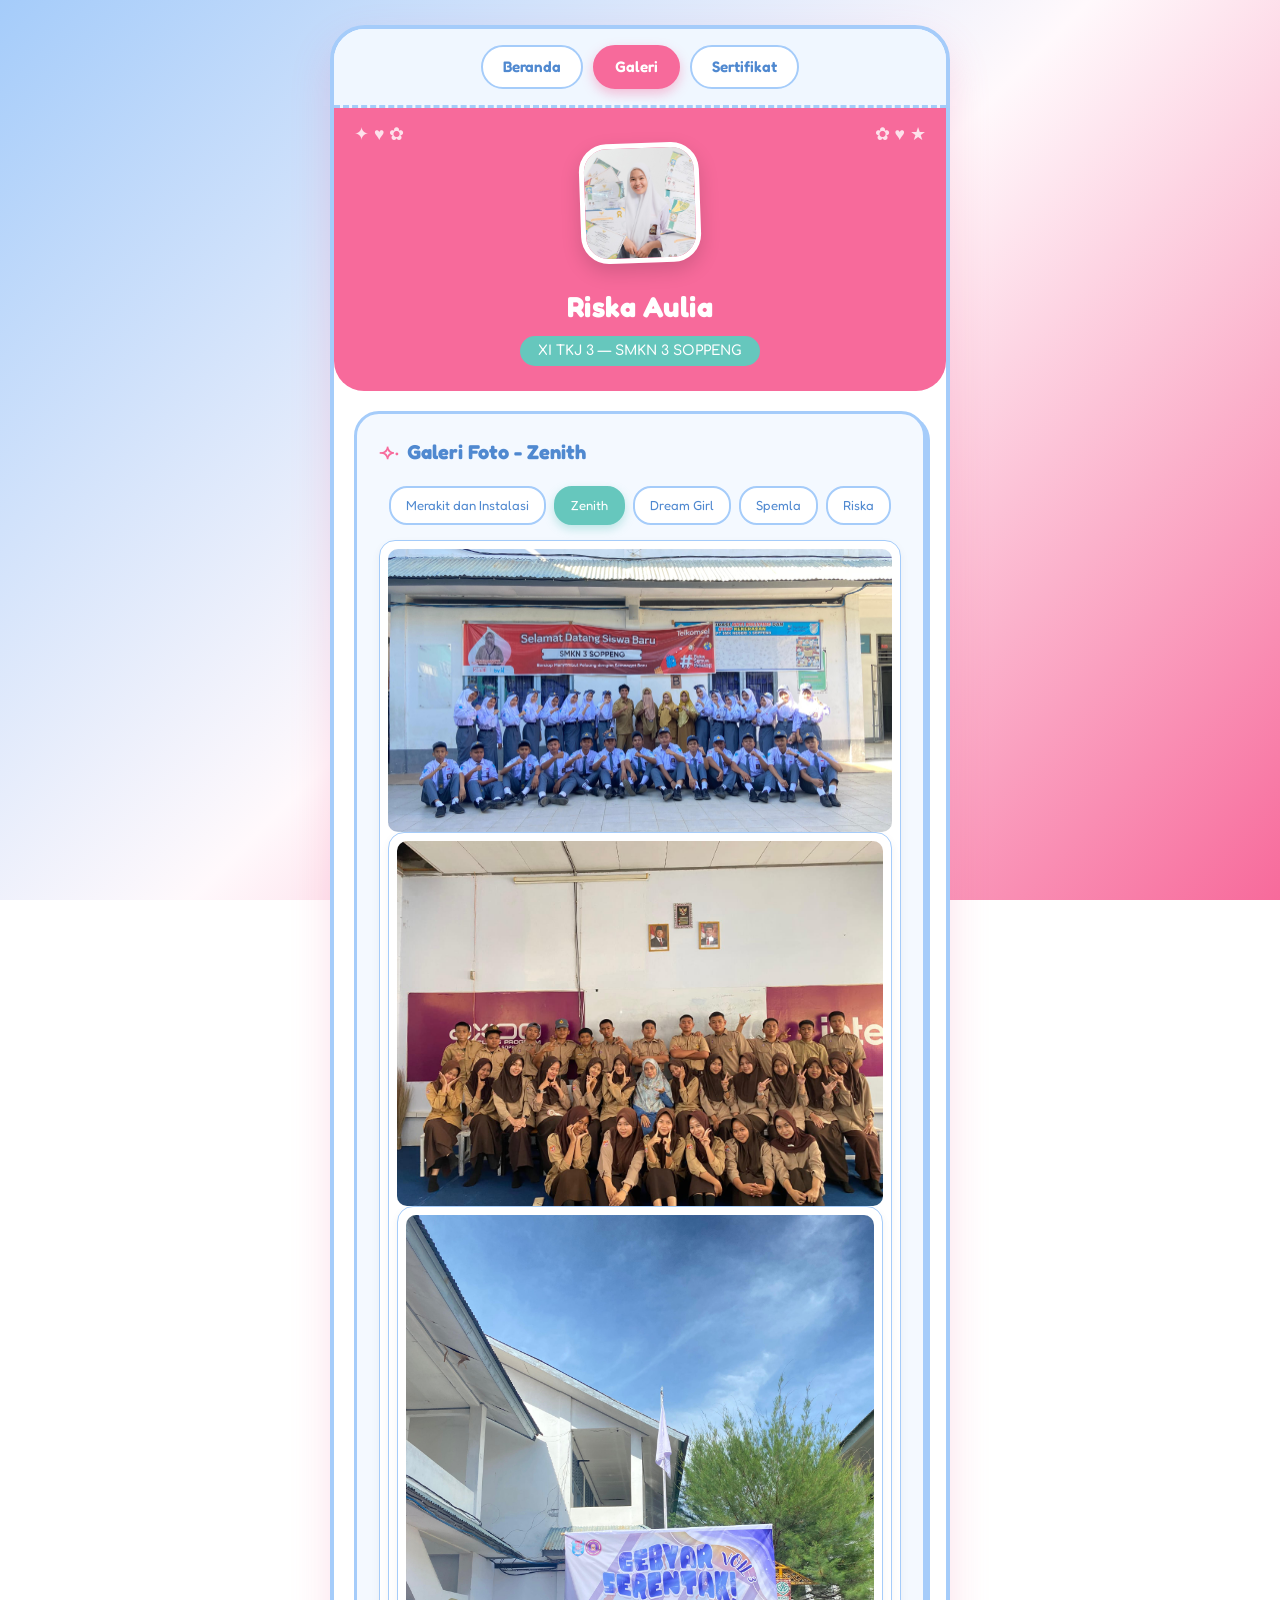
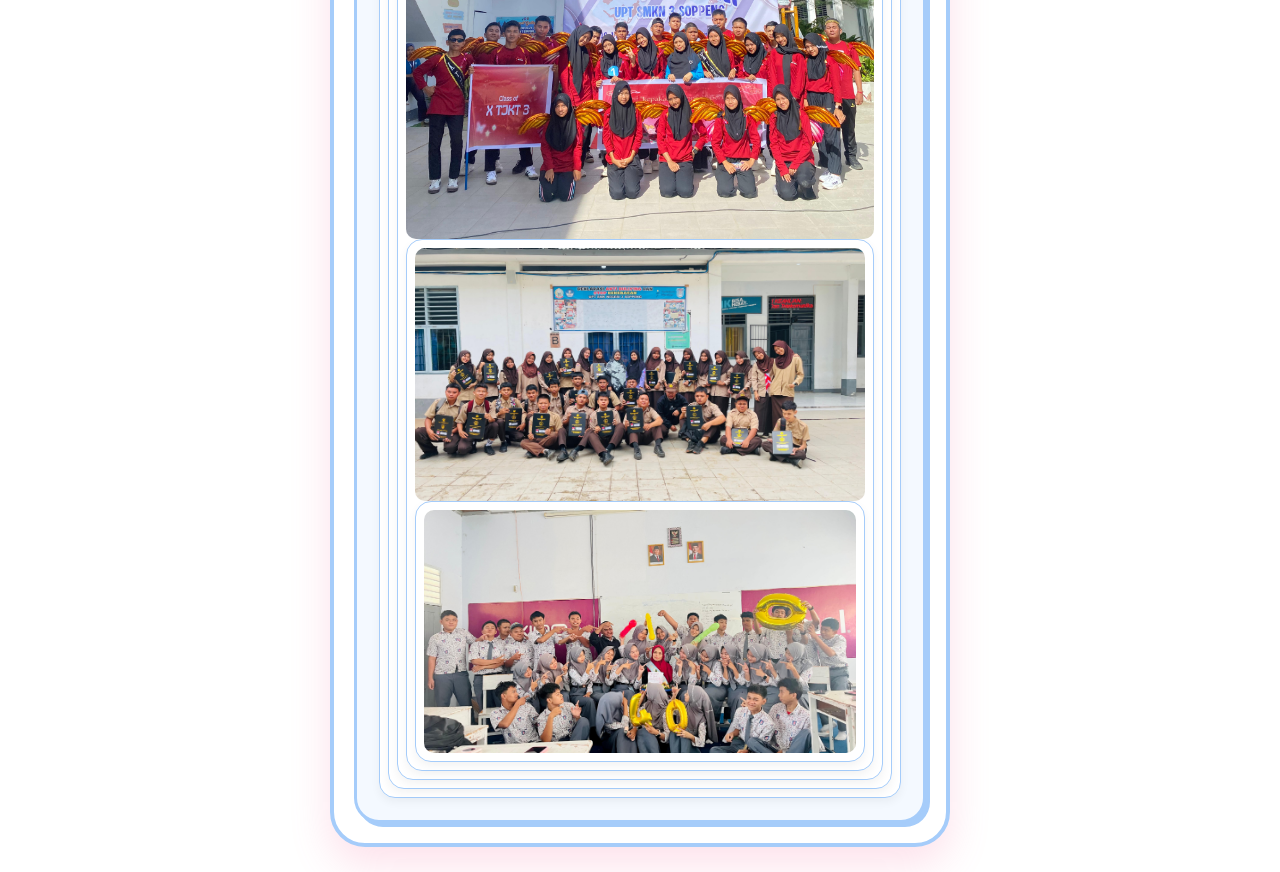
<file: pages/zenith.html>
<!DOCTYPE html>
<html lang="id">
<head>
  <meta charset="UTF-8">
  <meta name="viewport" content="width=device-width, initial-scale=1.0">
  <title>Galeri Zenith - Riska Aulia</title>
  <link rel="stylesheet" href="../css/style.css">
</head>
<body>

  <main class="card-container">
    
    <!-- Navigation Utama -->
    <nav class="tab-menu">
      <a href="../index.html" class="tab-btn">Beranda</a>
      <a href="../pages/gallery.html" class="tab-btn active">Galeri</a>
      <a href="../pages/certificate.html" class="tab-btn">Sertifikat</a>
    </nav>
    
    <!-- Header -->
    <header class="profile-header">
      <img src="../images/Foto.riska.jpg" alt="Foto Profil Riska Aulia" class="profile-avatar">
      <h1 class="profile-name">Riska Aulia</h1>
      <p class="profile-tagline">XI TKJ 3 — SMKN 3 SOPPENG</p>
    </header>

    

    <!-- Seksi Utama Gallery Zenith -->
    <section class="profile-section">
      <h2 class="section-title">Galeri Foto - Zenith</h2>
      
      <!-- SUB-KATEGORI (Tombol Zenith Aktif) -->
      <div class="category-menu">
        <a href="../pages/Merakit-Instalasi.html" class="cat-btn">Merakit dan Instalasi</a>
        <a href="../pages/zenith.html" class="cat-btn active">Zenith</a>
        <a href="../pages/dream-girls.html" class="cat-btn">Dream Girl</a>
        <a href="../pages/spemla.html" class="cat-btn">Spemla</a>
        <a href="../pages/r.html" class="cat-btn">Riska</a>
      </div>

      <!-- FOTO-FOTO KATEGORI ZENITH -->
      <div class="gallery-grid">
        <div class="gallery-card"><img src="../images/Zenith1.jpg" alt="Zenith 1">
        <div class="gallery-card"><img src="../images/Zenith2.jpg" alt="Zenith 2">
        <div class="gallery-card"><img src="../images/Zenith3.jpg" alt="Zenith 3">
        <div class="gallery-card"><img src="../images/Zenith4.jpg" alt="Zenith 4">
        <div class="gallery-card"><img src="../images/Zenith5.jpg" alt="Zenith 5">
      </div>

    </section>
<!-- Script JavaScript Pemindah Kategori -->
  <script>
    function openCategory(catName) {
      let contents = document.querySelectorAll('.category-content');
      contents.forEach(content => content.classList.remove('active-cat'));

      let buttons = document.querySelectorAll('.cat-btn');
      buttons.forEach(button => button.classList.remove('active'));

      document.getElementById(catName).classList.add('active-cat');
      event.currentTarget.classList.add('active');
    }
          
    <!-- Footer -->
    <footer class="profile-footer">
      <p>HTML & CSS Dasar — Riska Aulia</p>
    </footer>

  </main>

</body>
</html>
</file>
<file: css/style.css>
/* ==========================================
   1. IMPORT FONT LUCU (GOOGLE FONTS)
   ========================================== */
@import url('https://fonts.googleapis.com/css2?family=Comfortaa:wght@400;600;700&family=Fredoka:wght@500;600;700&display=swap');

/* ==========================================
   2. PALET WARNA & RESET DASAR
   ========================================== */
:root {
  --pink-main: #F76A9B;
  --blue-dark: #5089D0;
  --blue-light: #A5CCFA;
  --teal-accent: #66C7BD;
  --bg-pastel: #FFF9FC;
  --text-dark: #334155;
  --white: #ffffff;
}

* {
  box-sizing: border-box;
  margin: 0;
  padding: 0;
}

body {
  background: linear-gradient(135deg, #A5CCFA 0%, #FFF9FC 50%, #F76A9B 100%);
  background-attachment: fixed;
  color: var(--text-dark);
  font-family: 'Comfortaa', cursive, sans-serif;
  line-height: 1.6;
  padding: 25px 12px;
  display: flex;
  justify-content: center;
  align-items: center;
  min-height: 100vh;
}

/* Container utama dengan elemen latar bertema bintang/bunga */
.card-container {
  max-width: 620px;
  width: 100%;
  background-color: var(--white);
  border-radius: 35px;
  overflow: hidden;
  border: 4px solid var(--blue-light);
  box-shadow: 0 18px 40px rgba(247, 106, 155, 0.2);
  position: relative;
}

/* ==========================================
   3. NAVIGASI UTAMA
   ========================================== */
.tab-menu {
  display: flex;
  justify-content: center;
  gap: 10px;
  background-color: #f0f7ff;
  padding: 16px 10px;
  border-bottom: 3px dashed var(--blue-light);
}

.tab-btn {
  text-decoration: none;
  font-family: 'Fredoka', cursive, sans-serif;
  font-size: 0.95rem;
  font-weight: 600;
  color: var(--blue-dark);
  background-color: var(--white);
  padding: 8px 20px;
  border-radius: 25px;
  border: 2px solid var(--blue-light);
  transition: all 0.3s cubic-bezier(0.68, -0.55, 0.265, 1.55);
}

.tab-btn:hover {
  background-color: var(--blue-light);
  color: var(--white);
  transform: translateY(-2px);
}

.tab-btn.active {
  background-color: var(--pink-main);
  color: var(--white);
  border-color: var(--pink-main);
  box-shadow: 0 5px 12px rgba(247, 106, 155, 0.4);
}

/* ==========================================
   4. HEADER / PROFIL (DEKORASI HIASAN)
   ========================================== */
.profile-header {
  background-color: var(--pink-main);
  color: var(--white);
  text-align: center;
  padding: 35px 20px 25px;
  border-bottom-left-radius: 30px;
  border-bottom-right-radius: 30px;
  position: relative;
}

/* Hiasan Bintang & Hati di Header */
.profile-header::before {
  content: '✦  ♥  ✿';
  position: absolute;
  top: 12px;
  left: 20px;
  font-size: 1.1rem;
  color: var(--white);
  opacity: 0.8;
}

.profile-header::after {
  content: '✿  ♥  ★';
  position: absolute;
  top: 12px;
  right: 20px;
  font-size: 1.1rem;
  color: var(--white);
  opacity: 0.8;
}

.profile-avatar {
  width: 120px;
  height: 120px;
  border-radius: 28px;
  object-fit: cover;
  border: 5px solid var(--white);
  box-shadow: 0 8px 20px rgba(0, 0, 0, 0.15);
  margin-bottom: 12px;
  transform: rotate(-2deg);
  transition: transform 0.3s ease;
}

.profile-avatar:hover {
  transform: rotate(0deg) scale(1.05);
}

.profile-name {
  font-family: 'Fredoka', cursive, sans-serif;
  font-size: 1.8rem;
  letter-spacing: 0.5px;
}

.profile-tagline {
  font-size: 0.85rem;
  background-color: var(--teal-accent);
  color: var(--white);
  display: inline-block;
  padding: 4px 18px;
  border-radius: 20px;
  margin-top: 6px;
  font-weight: 600;
}

/* ==========================================
   5. SEKSI KONTEN & KARTU INFORMASI
   ========================================== */
.profile-section {
  margin: 20px;
  padding: 22px;
  border-radius: 25px;
  background-color: #f4f9ff;
  border: 3px solid var(--blue-light);
  box-shadow: 4px 4px 0px var(--blue-light);
  position: relative;
}

.section-title {
  font-family: 'Fredoka', cursive, sans-serif;
  font-size: 1.25rem;
  color: var(--blue-dark);
  margin-bottom: 12px;
  display: flex;
  align-items: center;
  gap: 8px;
}

.section-title::before {
  content: '⟢⋅';
  color: var(--pink-main);
}

.profile-section p {
  font-size: 0.88rem;
  margin-bottom: 10px;
  color: #475569;
}

/* ==========================================
   6. CATEGORY MENU
   ========================================== */
.category-menu {
  display: flex;
  flex-wrap: wrap;
  gap: 8px;
  justify-content: center;
  margin: 18px 0 15px;
}

.cat-btn {
  font-family: 'Fredoka', cursive, sans-serif;
  background-color: var(--white);
  color: var(--blue-dark);
  border: 2px solid var(--blue-light);
  padding: 7px 15px;
  border-radius: 18px;
  font-size: 0.82rem;
  cursor: pointer;
  transition: all 0.2s ease;
  text-decoration: none;
}

.cat-btn:hover {
  background-color: var(--pink-main);
  color: var(--white);
  border-color: var(--pink-main);
}

.cat-btn.active {
  background-color: var(--teal-accent);
  color: var(--white);
  border-color: var(--teal-accent);
  box-shadow: 0 4px 10px rgba(102, 199, 189, 0.4);
}


/* ==========================================
   7. GRID GALERI & SERTIFIKAT (SMILE & RAPI)
   ========================================== */
.gallery-grid {
  display: flex;
  flex-direction: column;
  gap: 20px;            /* Jarak bersih antar foto */
  margin-top: 15px;
  width: 100%;
}

.gallery-card {
  width: 100%;
  background-color: var(--white);
  border-radius: 16px;
  padding: 8px;
  /* Border tipis & bersih */
  border: 1px solid var(--blue-light);
  box-shadow: 0 4px 10px rgba(0, 0, 0, 0.05);
}

.gallery-card img {
  width: 100%;
  height: auto;          /* Mengikuti proporsi asli foto tanpa terdistorsi */
  display: block;
  border-radius: 10px;
}

.gallery-info {
  padding: 8px 4px 2px;
  text-align: center;
}

.gallery-info h3 {
  font-family: 'Fredoka', cursive, sans-serif;
  font-size: 0.9rem;
  color: var(--pink-main);
  margin-bottom: 2px;
}

.gallery-info p {
  font-size: 0.75rem;
  color: #64748b;
  margin: 0;
}


/* ==========================================
   8. TOMBOL KONTAK
   ========================================== */
.contact-links {
  display: flex;
  flex-direction: column;
  gap: 10px;
  margin-top: 15px;
}

.btn {
  font-family: 'Fredoka', cursive, sans-serif;
  display: block;
  text-align: center;
  padding: 12px 20px;
  border-radius: 20px;
  text-decoration: none;
  font-size: 0.95rem;
  transition: all 0.2s ease;
}

/* Menambahkan ikon simpel langsung dari CSS */
.btn-primary::before {
  content: '📸 '; /* Simbol/Ikon Instagram */
}

.btn-secondary::before {
  content: '💌 '; /* Simbol/Ikon Email */
}

.btn-primary {
  background-color: var(--pink-main);
  color: var(--white);
  box-shadow: 0 5px 15px rgba(247, 106, 155, 0.3);
}

.btn-primary:hover {
  background-color: #e05384;
}

.btn-secondary {
  background-color: var(--blue-dark);
  color: var(--white);
  box-shadow: 0 5px 15px rgba(80, 137, 208, 0.3);
}

.btn-secondary:hover {
  background-color: #3d71b3;
}

/* ==========================================
   9. FOOTER
   ========================================== */
.profile-footer {
  background-color: #f0f7ff;
  text-align: center;
  padding: 16px;
  font-size: 0.8rem;
  color: var(--blue-dark);
  font-weight: 600;
  border-top: 2px dashed var(--blue-light);
}

.profile-footer p::after {
  content: ' ꪆৎ˚⋅';
  color: var(--pink-main);
}
</file>
